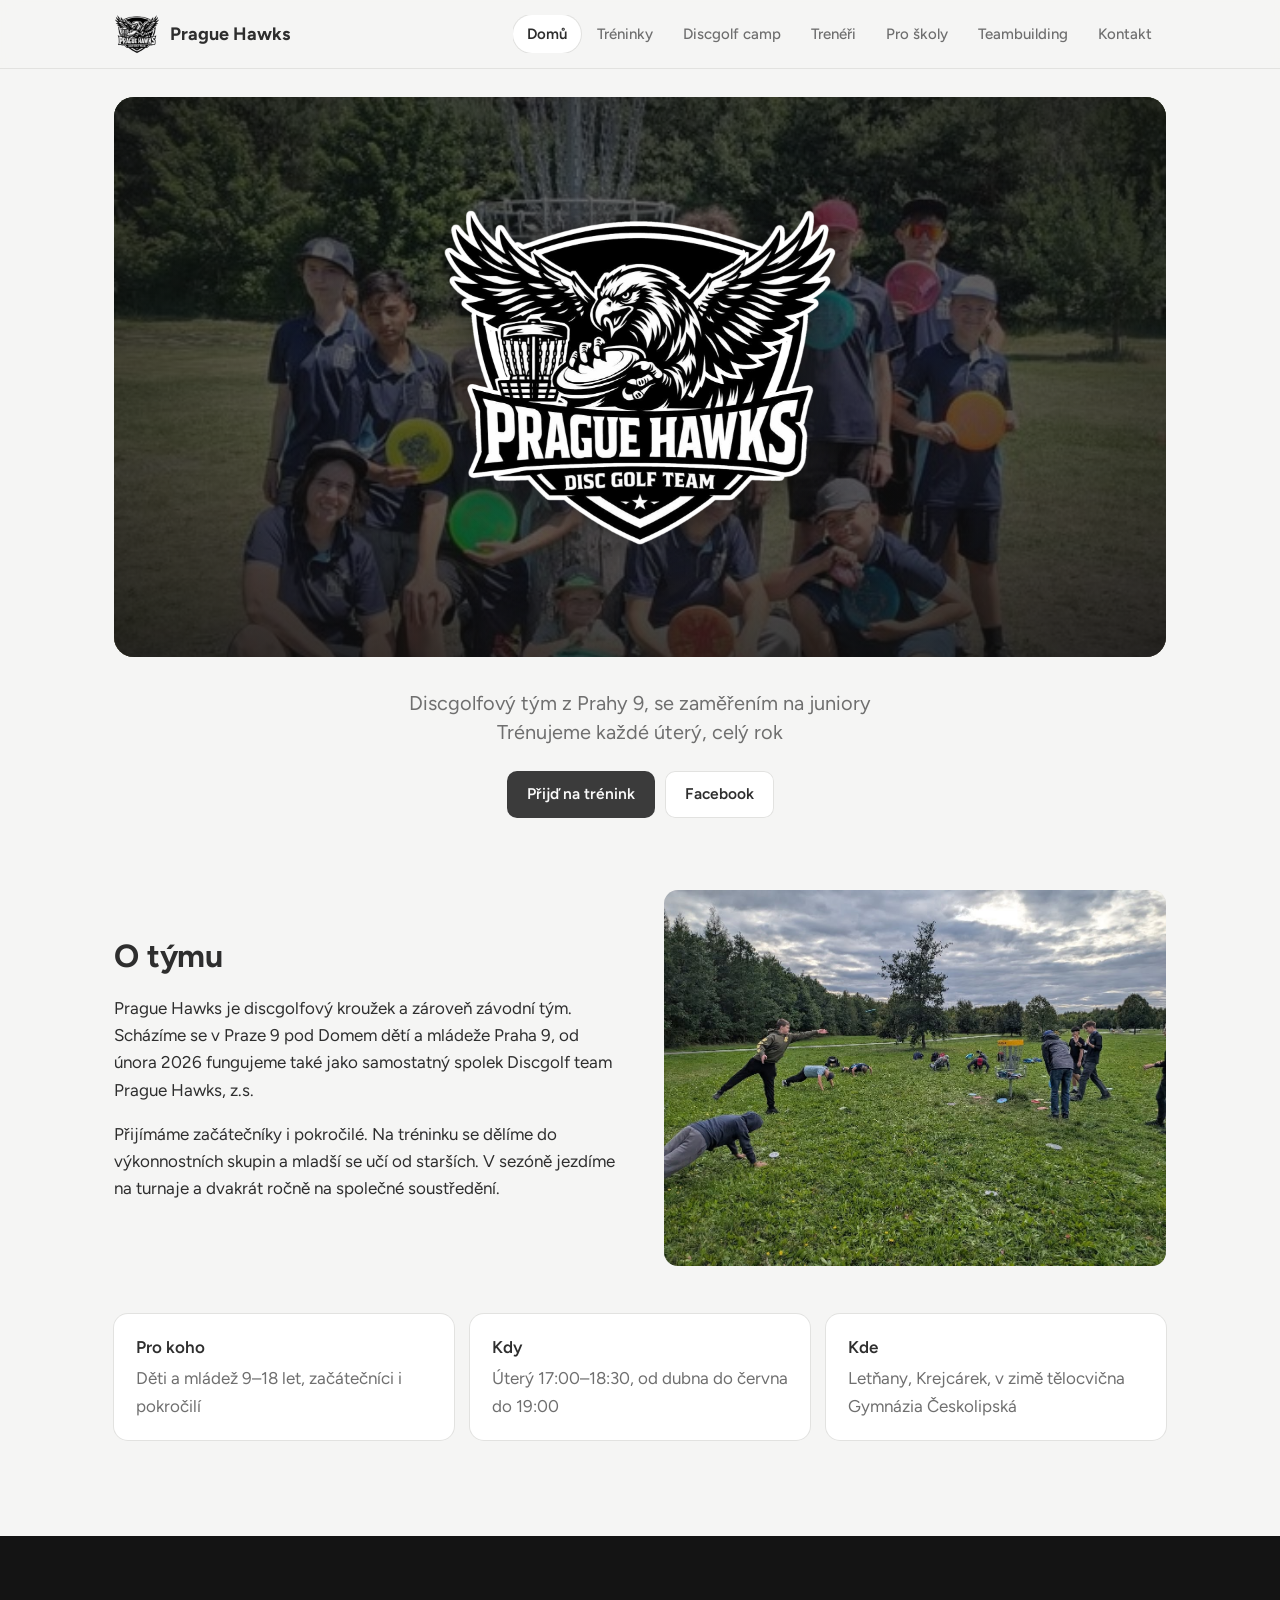
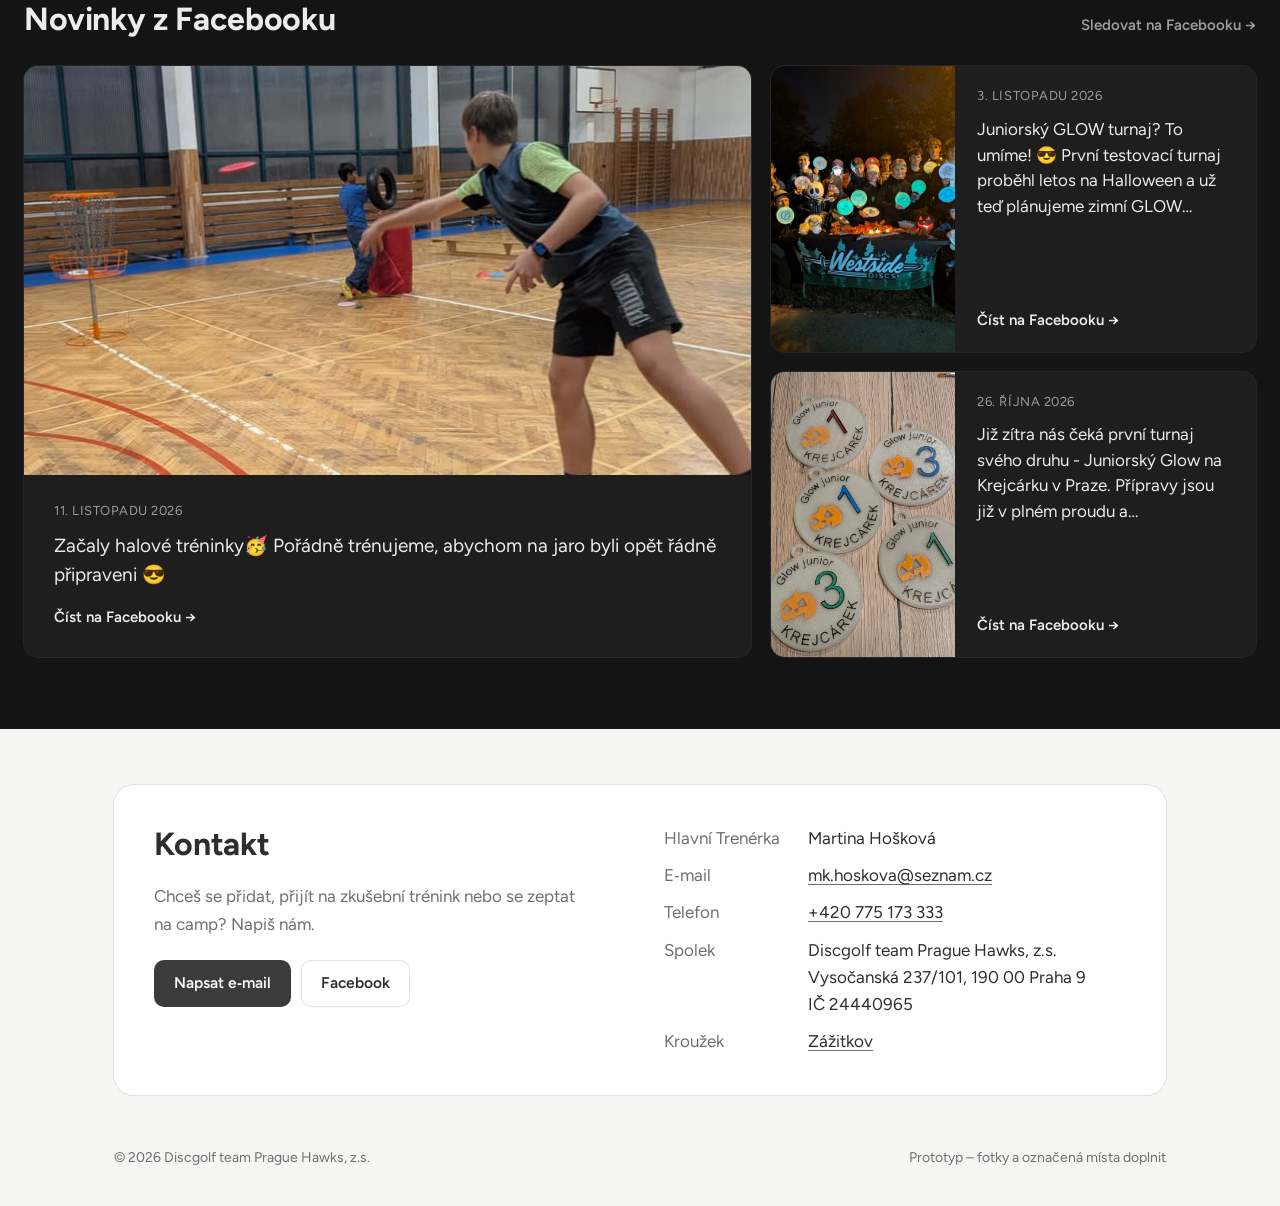
<file: index.html>
<!DOCTYPE html>
<html lang="cs">
<head>
<meta charset="utf-8">
<meta name="viewport" content="width=device-width, initial-scale=1, viewport-fit=cover">
<title>Prague Hawks – discgolfový tým</title>

<link rel="preconnect" href="https://fonts.googleapis.com">
<link rel="preconnect" href="https://fonts.gstatic.com" crossorigin>
<link href="https://fonts.googleapis.com/css2?family=Figtree:wght@400;500;600;700&display=swap" rel="stylesheet">

<link rel="stylesheet" href="css/tokens.css">
<link rel="stylesheet" href="css/base.css">
<link rel="stylesheet" href="css/layout.css">
<link rel="stylesheet" href="css/components.css">
<link rel="stylesheet" href="css/sections.css">

<script src="js/news.js" defer></script>
</head>
<body>

<script src="js/layout.js" data-part="header"></script>

<main>
  <div class="hero wrap">
    <!-- Banner background: team-photo.jpg, set on .banner-bg in css/sections.css -->
    <div class="banner">
      <div class="banner-bg" role="img" aria-label="Tým Prague Hawks u koše"> </div>
      <h1><img class="hero-logo" src="images/logo-transparent-background.webp" alt="Prague Hawks – Disc Golf Team" width="1200" height="1029" fetchpriority="high"></h1>
    </div>
    <p class="lead">Discgolfový tým z Prahy 9, se zaměřením na juniory<br> Trénujeme každé úterý, celý rok</p>
    <div class="btns">
      <a class="btn solid" href="treninky.html">Přijď na trénink</a>
      <a class="btn" href="https://www.facebook.com/praguehawks" target="_blank" rel="noopener">Facebook</a>
    </div>
  </div>

  <div class="wrap block">
    <div class="split">
      <div class="measure">
        <h2>O týmu</h2>
        <p>Prague Hawks je discgolfový kroužek a zároveň závodní tým. Scházíme se v Praze 9 pod Domem dětí a mládeže Praha 9, od února 2026 fungujeme také jako samostatný spolek Discgolf team Prague Hawks, z.s.</p>
        <p>Přijímáme začátečníky i pokročilé. Na tréninku se dělíme do výkonnostních skupin a mladší se učí od starších. V sezóně jezdíme na turnaje a dvakrát ročně na společné soustředění.</p>
      </div>
      <figure class="ph"><img src="images/Fotky_trnink/putty-a-kilky-0-5.jpg" alt="Trénink – rozcvička a hra u koše"></figure>
    </div>
    <dl class="facts">
      <div><dt>Pro koho</dt><dd>Děti a mládež 9–18 let, začátečníci i pokročilí</dd></div>
      <div><dt>Kdy</dt><dd>Úterý 17:00–18:30, od dubna do června do 19:00</dd></div>
      <div><dt>Kde</dt><dd>Letňany, Krejcárek, v zimě tělocvična Gymnázia Českolipská</dd></div>
    </dl>
  </div>

  <div class="news-band" id="aktuality">
    <div class="wrap wide">
      <div class="news-head">
        <h2>Novinky z Facebooku</h2>
        <a class="news-follow" href="https://www.facebook.com/praguehawks" target="_blank" rel="noopener">Sledovat na Facebooku →</a>
      </div>
      <!-- Filled by js/news.js -->
      <div class="news" id="news" aria-live="polite"></div>
    </div>
  </div>
</main>

<section id="kontakt" aria-label="Kontakt">
  <div class="wrap">
    <div class="split panel">
      <div>
        <h2>Kontakt</h2>
        <p class="muted intro">Chceš se přidat, přijít na zkušební trénink nebo se zeptat na camp? Napiš nám.</p>
        <div class="btns">
          <a class="btn solid" href="mailto:martina.hoskova@ddmpraha9.cz">Napsat e‑mail</a>
          <a class="btn" href="https://www.facebook.com/praguehawks" target="_blank" rel="noopener">Facebook</a>
        </div>
      </div>
      <dl>
        <dt>Hlavní Trenérka</dt><dd>Martina Hošková</dd>
        <dt>E‑mail</dt><dd><a href="mailto:">mk.hoskova@seznam.cz</a></dd>
        <dt>Telefon</dt><dd><a href="tel:+420775173333">+420 775 173 333</a></dd>
        <dt>Spolek</dt><dd>Discgolf team Prague Hawks, z.s.<br>Vysočanská 237/101, 190 00 Praha 9<br>IČ 24440965</dd>
        <dt>Kroužek</dt><dd><a href="https://www.zazitkov.eu/krouzky/" target="_blank" rel="noopener">Zážitkov</a></dd>
      </dl>
    </div>
  </div>
</section>

<script src="js/layout.js" data-part="footer"></script>

</body>
</html>
</file>
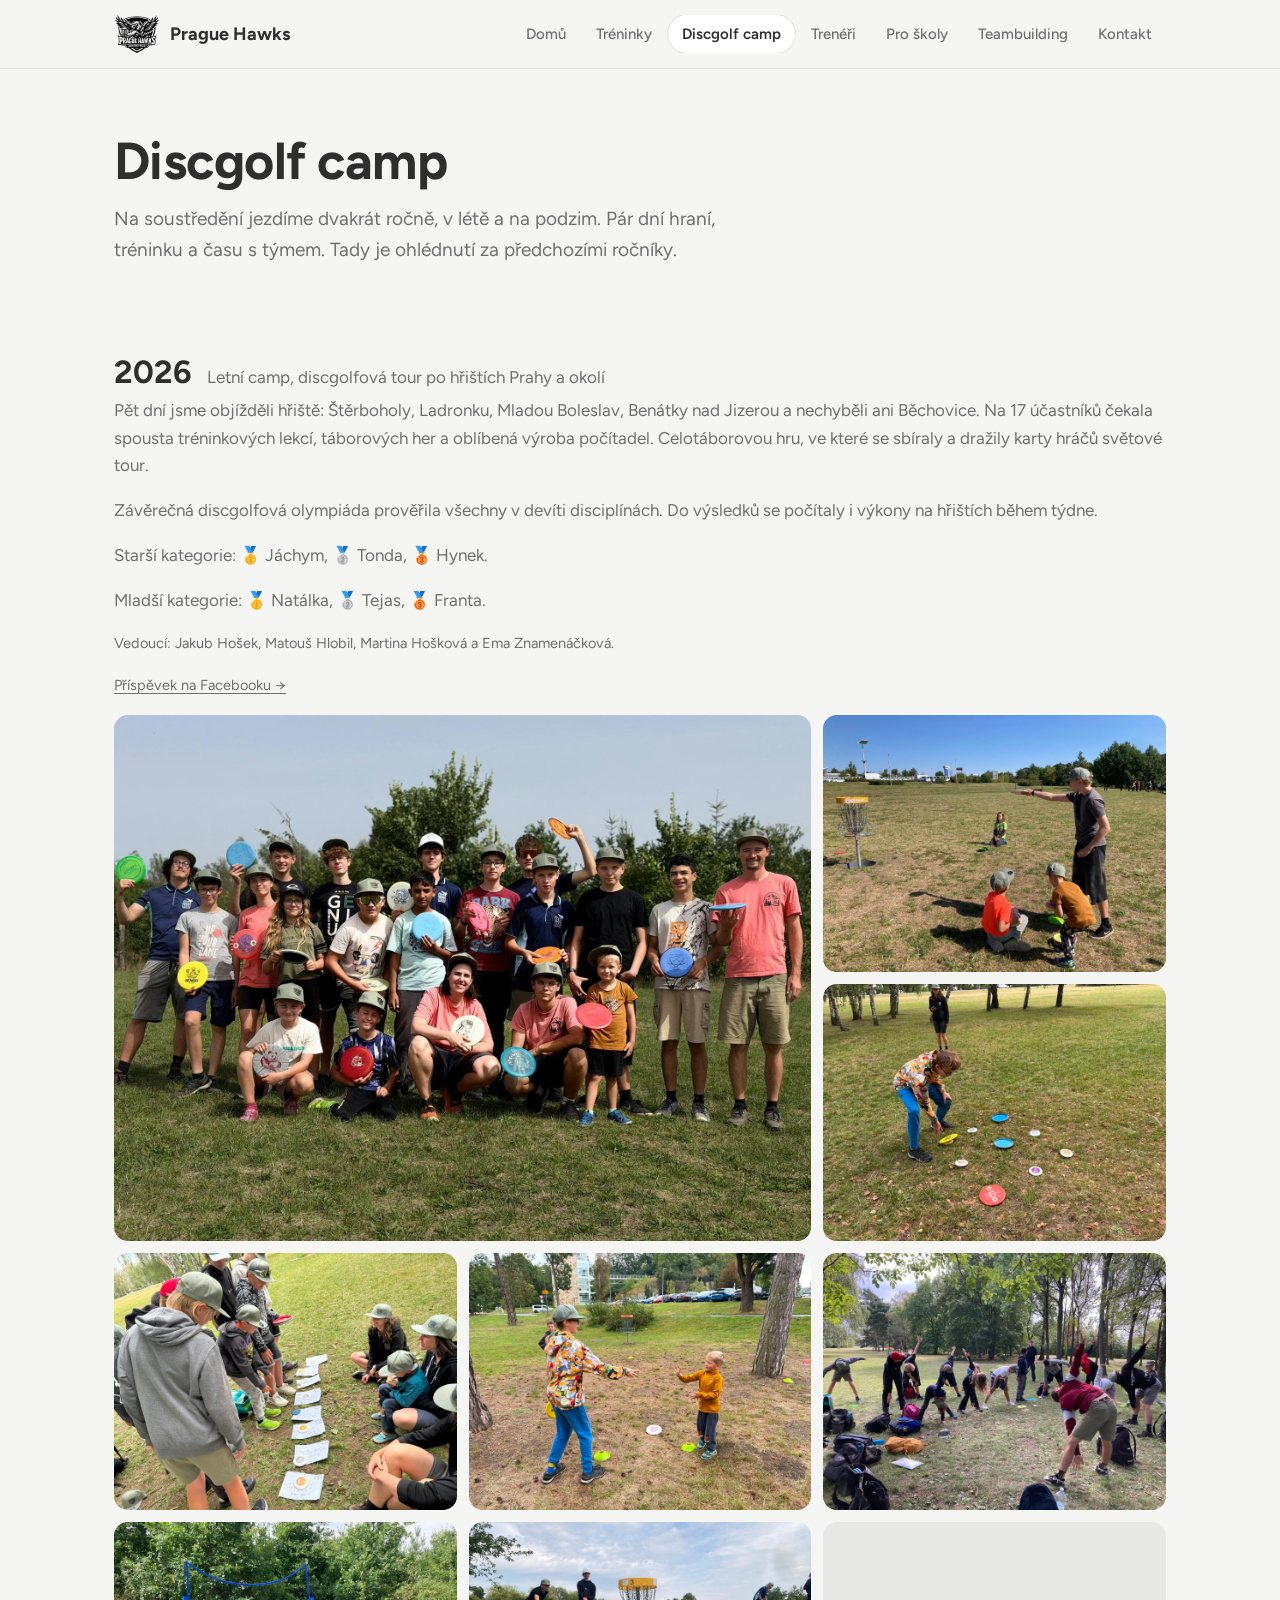
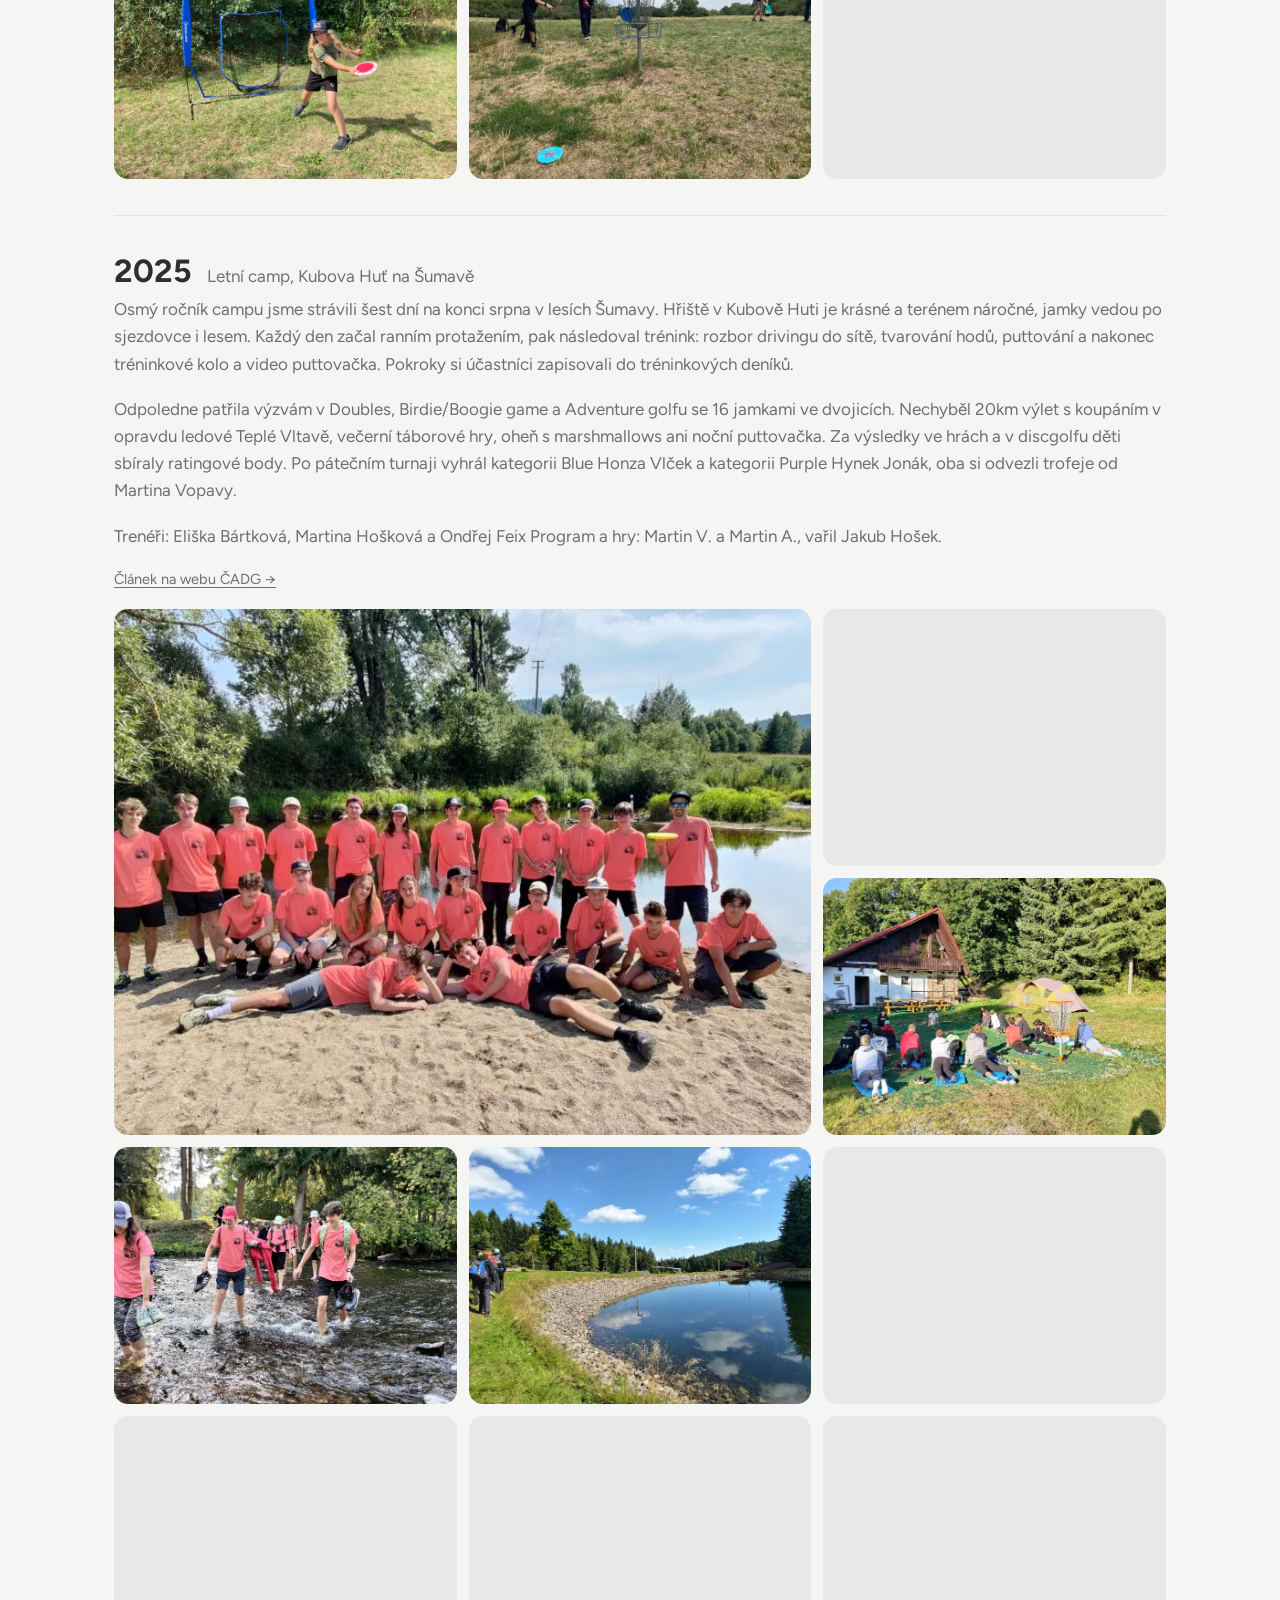
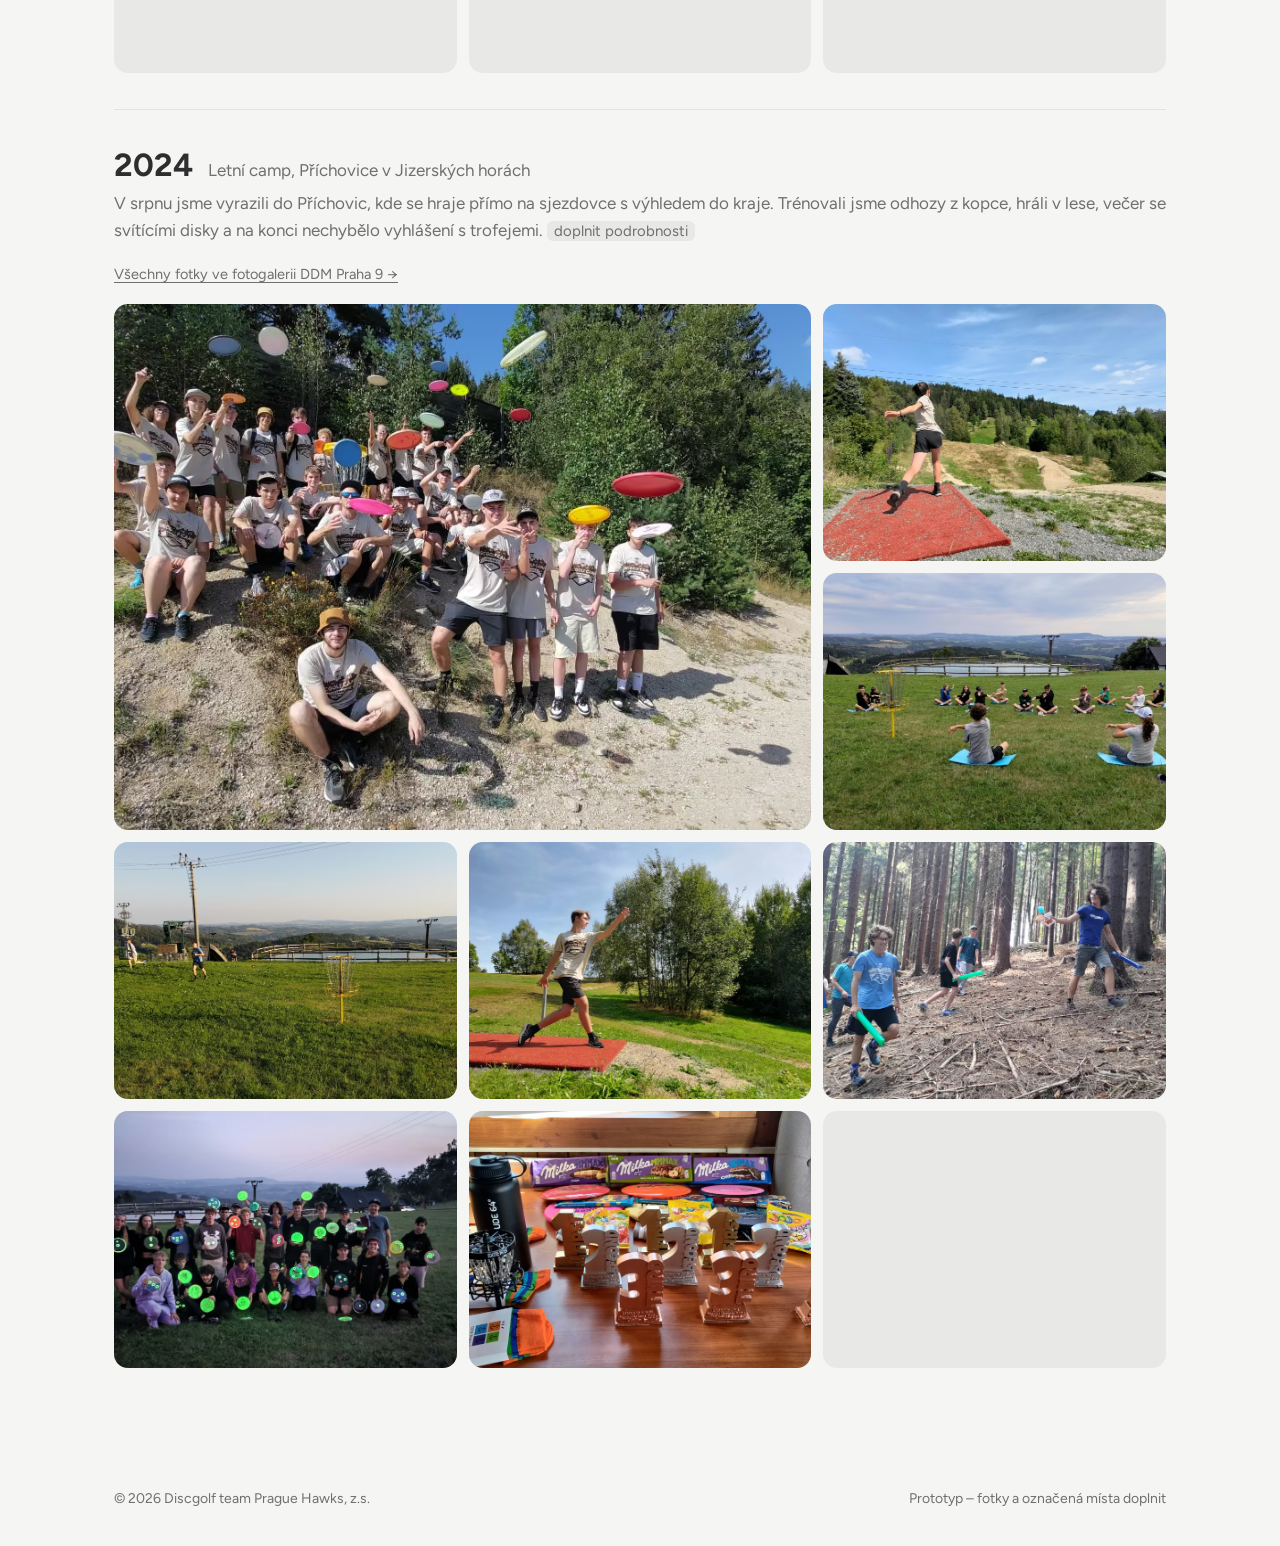
<file: camp.html>
<!DOCTYPE html>
<html lang="cs">
<head>
<meta charset="utf-8">
<meta name="viewport" content="width=device-width, initial-scale=1, viewport-fit=cover">
<title>Discgolf camp – Prague Hawks</title>

<link rel="preconnect" href="https://fonts.googleapis.com">
<link rel="preconnect" href="https://fonts.gstatic.com" crossorigin>
<link href="https://fonts.googleapis.com/css2?family=Figtree:wght@400;500;600;700&display=swap" rel="stylesheet">

<link rel="stylesheet" href="css/tokens.css">
<link rel="stylesheet" href="css/base.css">
<link rel="stylesheet" href="css/layout.css">
<link rel="stylesheet" href="css/components.css">
<link rel="stylesheet" href="css/sections.css">
</head>
<body>

<script src="js/layout.js" data-part="header"></script>

<main>
  <div class="wrap page-head">
    <h1>Discgolf camp</h1>
    <p>Na soustředění jezdíme dvakrát ročně, v létě a na podzim. Pár dní hraní, tréninku a času s týmem. Tady je ohlédnutí za předchozími ročníky.</p>
  </div>

  <div class="wrap block">
    <div class="year">
      <div class="year-head"><h2>2026</h2><span class="muted">Letní camp, discgolfová tour po hřištích Prahy a okolí</span></div>
      <p class="muted">Pět dní jsme objížděli hřiště: Štěrboholy, Ladronku, Mladou Boleslav, Benátky nad Jizerou a nechyběli ani Běchovice. Na 17 účastníků čekala spousta tréninkových lekcí, táborových her a oblíbená výroba počítadel. Celotáborovou hru, ve které se sbíraly a dražily karty hráčů světové tour.</p>
      <p class="muted">Závěrečná discgolfová olympiáda prověřila všechny v devíti disciplínách. Do výsledků se počítaly i výkony na hřištích během týdne. </p>
      <p class="muted">Starší kategorie: 🥇 Jáchym, 🥈 Tonda, 🥉 Hynek. </p>
      <p class="muted">Mladší kategorie: 🥇 Natálka, 🥈 Tejas, 🥉 Franta.</p>
      <p class="muted small">Vedoucí: Jakub Hošek, Matouš Hlobil, Martina Hošková a Ema Znamenáčková.</p>
      <p class="muted small"><a href="https://www.facebook.com/praguehawks/posts/pr%C3%A1v%C4%9B-skon%C4%8Dil-leto%C5%A1n%C3%AD-discgolfcampp%C4%9Bt-dn%C3%AD-kdy-jsme-v-r%C3%A1mci-leto%C5%A1n%C3%AD-disgolfov%C3%A9-to/122127250376870700/" target="_blank" rel="noopener">Příspěvek na Facebooku →</a></p>
      <div class="gallery">
        <figure class="ph span2"><picture><source srcset="images/Fotky_camp_2026/spolecne-foto.avif" type="image/avif"><img src="images/Fotky_camp_2026/spolecne-foto.jpg" alt="Společné foto účastníků campu 2026 s disky" loading="lazy" decoding="async"></picture></figure>
        <figure class="ph"><picture><source srcset="images/Fotky_camp_2026/vyklad-u-kose.avif" type="image/avif"><img src="images/Fotky_camp_2026/vyklad-u-kose.jpg" alt="Trenér vysvětluje dětem hod u koše" loading="lazy" decoding="async"></picture></figure>
        <figure class="ph"><picture><source srcset="images/Fotky_camp_2026/disky-na-trave.avif" type="image/avif"><img src="images/Fotky_camp_2026/disky-na-trave.jpg" alt="Trénink – disky rozložené na trávě" loading="lazy" decoding="async"></picture></figure>
        <figure class="ph"><picture><source srcset="images/Fotky_camp_2026/tabor-hra.avif" type="image/avif"><img src="images/Fotky_camp_2026/tabor-hra.jpg" alt="Táborová hra s kartami na trávě" loading="lazy" decoding="async"></picture></figure>
        <figure class="ph"><picture><source srcset="images/Fotky_camp_2026/hazeni.avif" type="image/avif"><img src="images/Fotky_camp_2026/hazeni.jpg" alt="Házení disku na hřišti" loading="lazy" decoding="async"></picture></figure>
        <figure class="ph"><picture><source srcset="images/Fotky_camp_2026/rozcvicka.avif" type="image/avif"><img src="images/Fotky_camp_2026/rozcvicka.jpg" alt="Společná rozcvička v parku" loading="lazy" decoding="async"></picture></figure>
        <figure class="ph"><picture><source srcset="images/Fotky_camp_2026/hod-do-site.avif" type="image/avif"><img src="images/Fotky_camp_2026/hod-do-site.jpg" alt="Trénink hodu do sítě" loading="lazy" decoding="async"></picture></figure>
        <figure class="ph"><picture><source srcset="images/Fotky_camp_2026/putt-u-kose.avif" type="image/avif"><img src="images/Fotky_camp_2026/putt-u-kose.jpg" alt="Puttování u koše na hřišti" loading="lazy" decoding="async"></picture></figure>
        <figure class="ph"><picture><source srcset="images/Fotky_camp_2026/start-hry.avif" type="image/avif"><img src="images/Fotky_camp_2026/start-hry.jpg" alt="Start běžecké hry na hřišti" loading="lazy" decoding="async"></picture></figure>
      </div>
    </div>
    <div class="year">
      <div class="year-head"><h2>2025</h2><span class="muted">Letní camp, Kubova Huť na Šumavě</span></div>
      <p class="muted">Osmý ročník campu jsme strávili šest dní na konci srpna v lesích Šumavy. Hřiště v Kubově Huti je krásné a terénem náročné, jamky vedou po sjezdovce i lesem. Každý den začal ranním protažením, pak následoval trénink: rozbor drivingu do sítě, tvarování hodů, puttování a nakonec tréninkové kolo a video puttovačka. Pokroky si účastníci zapisovali do tréninkových deníků.</p>
      <p class="muted">Odpoledne patřila výzvám v Doubles, Birdie/Boogie game a Adventure golfu se 16 jamkami ve dvojicích. Nechyběl 20km výlet s koupáním v opravdu ledové Teplé Vltavě, večerní táborové hry, oheň s marshmallows ani noční puttovačka. Za výsledky ve hrách a v discgolfu děti sbíraly ratingové body. Po pátečním turnaji vyhrál kategorii Blue Honza Vlček a kategorii Purple Hynek Jonák, oba si odvezli trofeje od Martina Vopavy.</p>
      <p class="muted">Trenéři: Eliška Bártková, Martina Hošková a Ondřej Feix Program a hry: Martin V. a Martin A., vařil Jakub Hošek.</p>
      <p class="muted small"><a href="https://ceskydiscgolf.cz/cadg/clanky/discgolfcamp-kubova-hut" target="_blank" rel="noopener">Článek na webu ČADG →</a></p>
      <div class="gallery">
        <figure class="ph span2"><img src="images/Fotky_camp_2025/spolecne-foto-u-reky.webp" alt="Společné foto účastníků campu 2025 u řeky" loading="lazy" decoding="async"></figure>
        <figure class="ph"><img src="images/Fotky_camp_2025/hod-v-lese.webp" alt="Hod na koš v lese v Kubově Huti" loading="lazy" decoding="async"></figure>
        <figure class="ph"><img src="images/Fotky_camp_2025/ranni-protazeni.webp" alt="Ranní protažení před chalupou" loading="lazy" decoding="async"></figure>
        <figure class="ph"><img src="images/Fotky_camp_2025/brodeni-tepla-vltava.webp" alt="Brodění Teplou Vltavou na výletě" loading="lazy" decoding="async"></figure>
        <figure class="ph"><img src="images/Fotky_camp_2025/vylet.webp" alt="Výlet kolem rybníka na Šumavě" loading="lazy" decoding="async"></figure>
        <figure class="ph"><img src="images/Fotky_camp_2025/discgolfova-vyzva.webp" alt="Discgolfová výzva na hřišti" loading="lazy" decoding="async"></figure>
        <figure class="ph"><img src="images/Fotky_camp_2025/vecerni-hra.webp" alt="Večerní táborová hra – hledání indicií" loading="lazy" decoding="async"></figure>
        <figure class="ph"><img src="images/Fotky_camp_2025/trofeje-a-privesky.webp" alt="Trofeje a přívěsky z campu 2025" loading="lazy" decoding="async"></figure>
        <figure class="ph"><img src="images/Fotky_camp_2025/vitezove.webp" alt="Vítězové campu 2025 s trofejemi" loading="lazy" decoding="async"></figure>
      </div>
    </div>
    <div class="year">
      <div class="year-head"><h2>2024</h2><span class="muted">Letní camp, Příchovice v Jizerských horách</span></div>
      <p class="muted">V srpnu jsme vyrazili do Příchovic, kde se hraje přímo na sjezdovce s výhledem do kraje. Trénovali jsme odhozy z kopce, hráli v lese, večer se svítícími disky a na konci nechybělo vyhlášení s trofejemi. <span class="todo">doplnit podrobnosti</span></p>
      <p class="muted small"><a href="https://www.ddmpraha9.cz/fotogalerie/234-lt-discgolfcamp" target="_blank" rel="noopener">Všechny fotky ve fotogalerii DDM Praha 9 →</a></p>
      <div class="gallery">
        <figure class="ph span2"><picture><source srcset="images/Fotky_camp_2024/spolecne-foto.avif" type="image/avif"><img src="images/Fotky_camp_2024/spolecne-foto.jpg" alt="Společné foto účastníků campu 2024 s vyhozenými disky" loading="lazy" decoding="async"></picture></figure>
        <figure class="ph"><picture><source srcset="images/Fotky_camp_2024/odhoz-s-vyhledem.avif" type="image/avif"><img src="images/Fotky_camp_2024/odhoz-s-vyhledem.jpg" alt="Odhoz z výhoziště s výhledem na Jizerské hory" loading="lazy" decoding="async"></picture></figure>
        <figure class="ph"><picture><source srcset="images/Fotky_camp_2024/ranni-protazeni.avif" type="image/avif"><img src="images/Fotky_camp_2024/ranni-protazeni.jpg" alt="Ranní protažení na sjezdovce u koše" loading="lazy" decoding="async"></picture></figure>
        <figure class="ph"><picture><source srcset="images/Fotky_camp_2024/hriste-na-sjezdovce.avif" type="image/avif"><img src="images/Fotky_camp_2024/hriste-na-sjezdovce.jpg" alt="Discgolfové hřiště na sjezdovce v Příchovicích" loading="lazy" decoding="async"></picture></figure>
        <figure class="ph"><picture><source srcset="images/Fotky_camp_2024/odhoz.avif" type="image/avif"><img src="images/Fotky_camp_2024/odhoz.jpg" alt="Odhoz z výhoziště" loading="lazy" decoding="async"></picture></figure>
        <figure class="ph"><picture><source srcset="images/Fotky_camp_2024/hra-v-lese.avif" type="image/avif"><img src="images/Fotky_camp_2024/hra-v-lese.jpg" alt="Táborová hra v lese" loading="lazy" decoding="async"></picture></figure>
        <figure class="ph"><picture><source srcset="images/Fotky_camp_2024/svitici-disky.avif" type="image/avif"><img src="images/Fotky_camp_2024/svitici-disky.jpg" alt="Večerní společné foto se svítícími disky" loading="lazy" decoding="async"></picture></figure>
        <figure class="ph"><picture><source srcset="images/Fotky_camp_2024/trofeje.avif" type="image/avif"><img src="images/Fotky_camp_2024/trofeje.jpg" alt="Trofeje a ceny pro vítěze" loading="lazy" decoding="async"></picture></figure>
        <figure class="ph"><picture><source srcset="images/Fotky_camp_2024/vitezove.avif" type="image/avif"><img src="images/Fotky_camp_2024/vitezove.jpg" alt="Vítězové campu 2024 s trofejemi" loading="lazy" decoding="async"></picture></figure>
      </div>
    </div>
  </div>
</main>

<script src="js/layout.js" data-part="footer"></script>

</body>
</html>
</file>
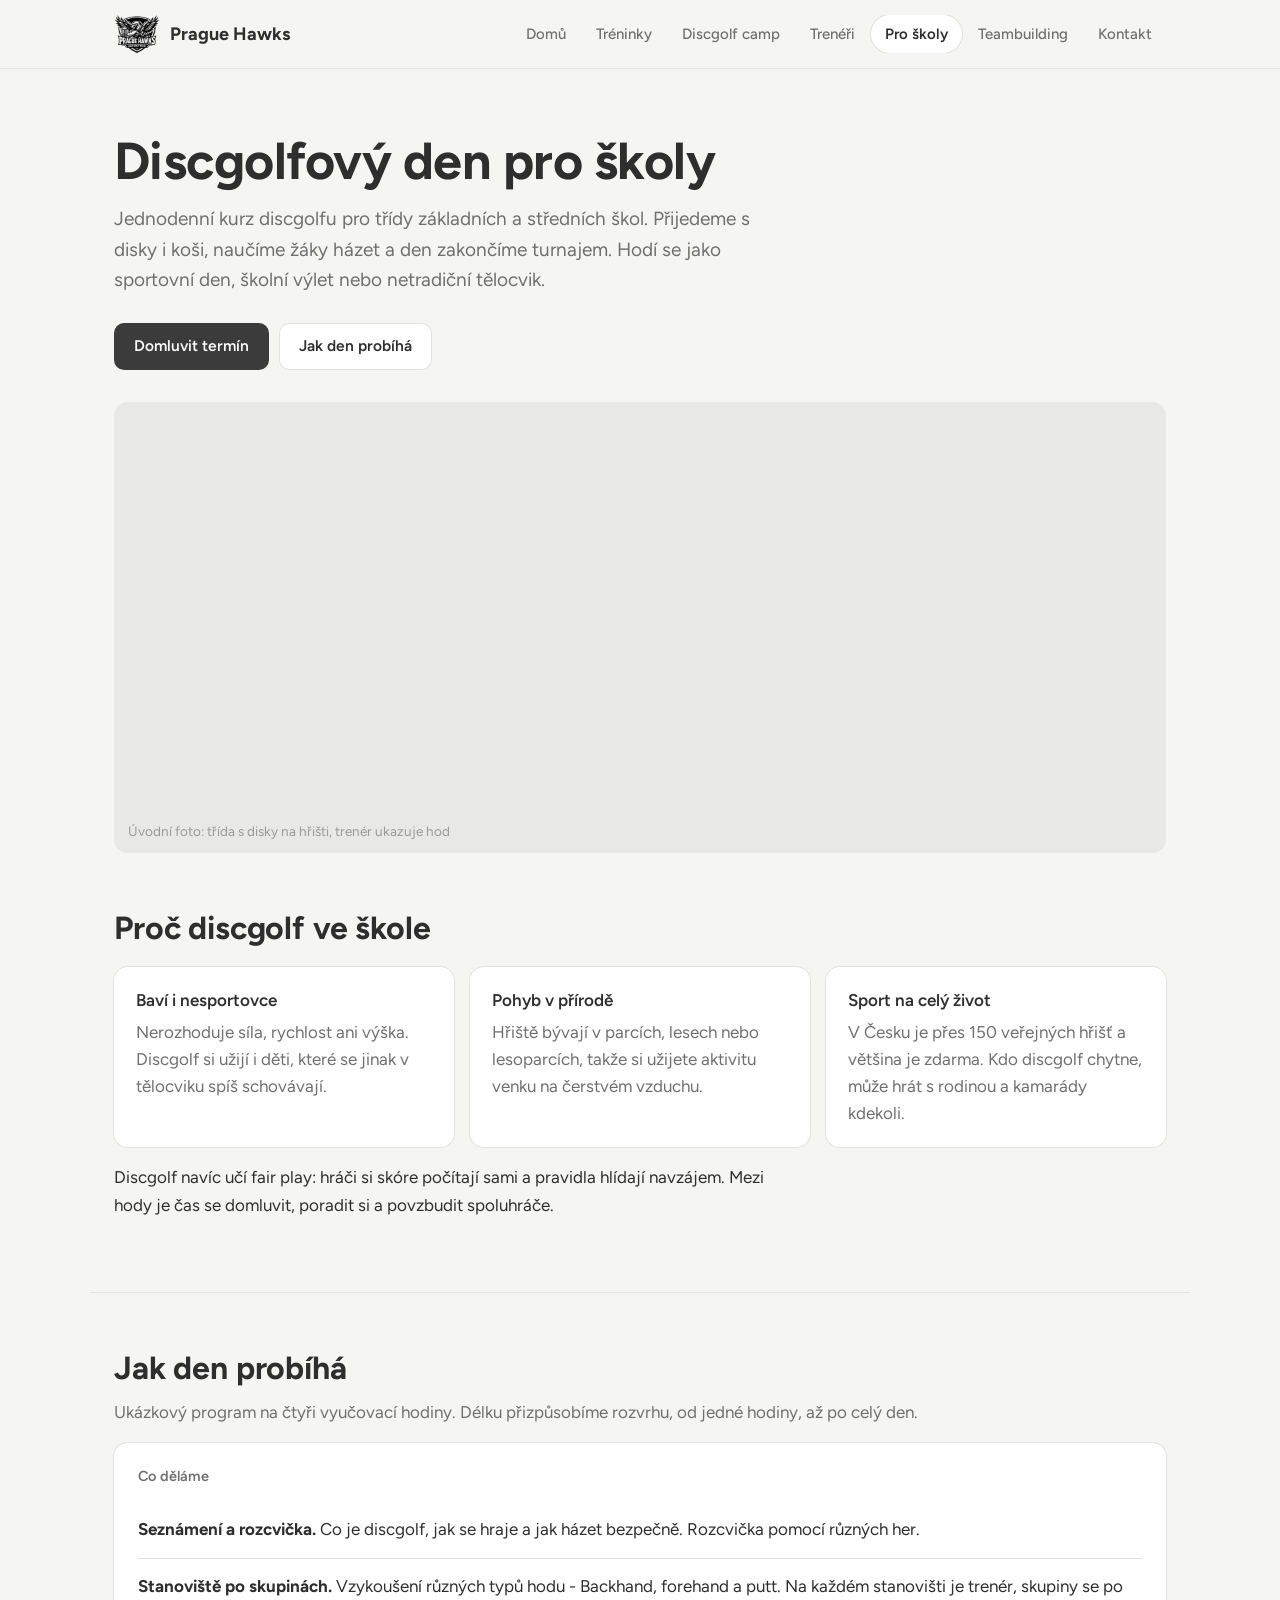
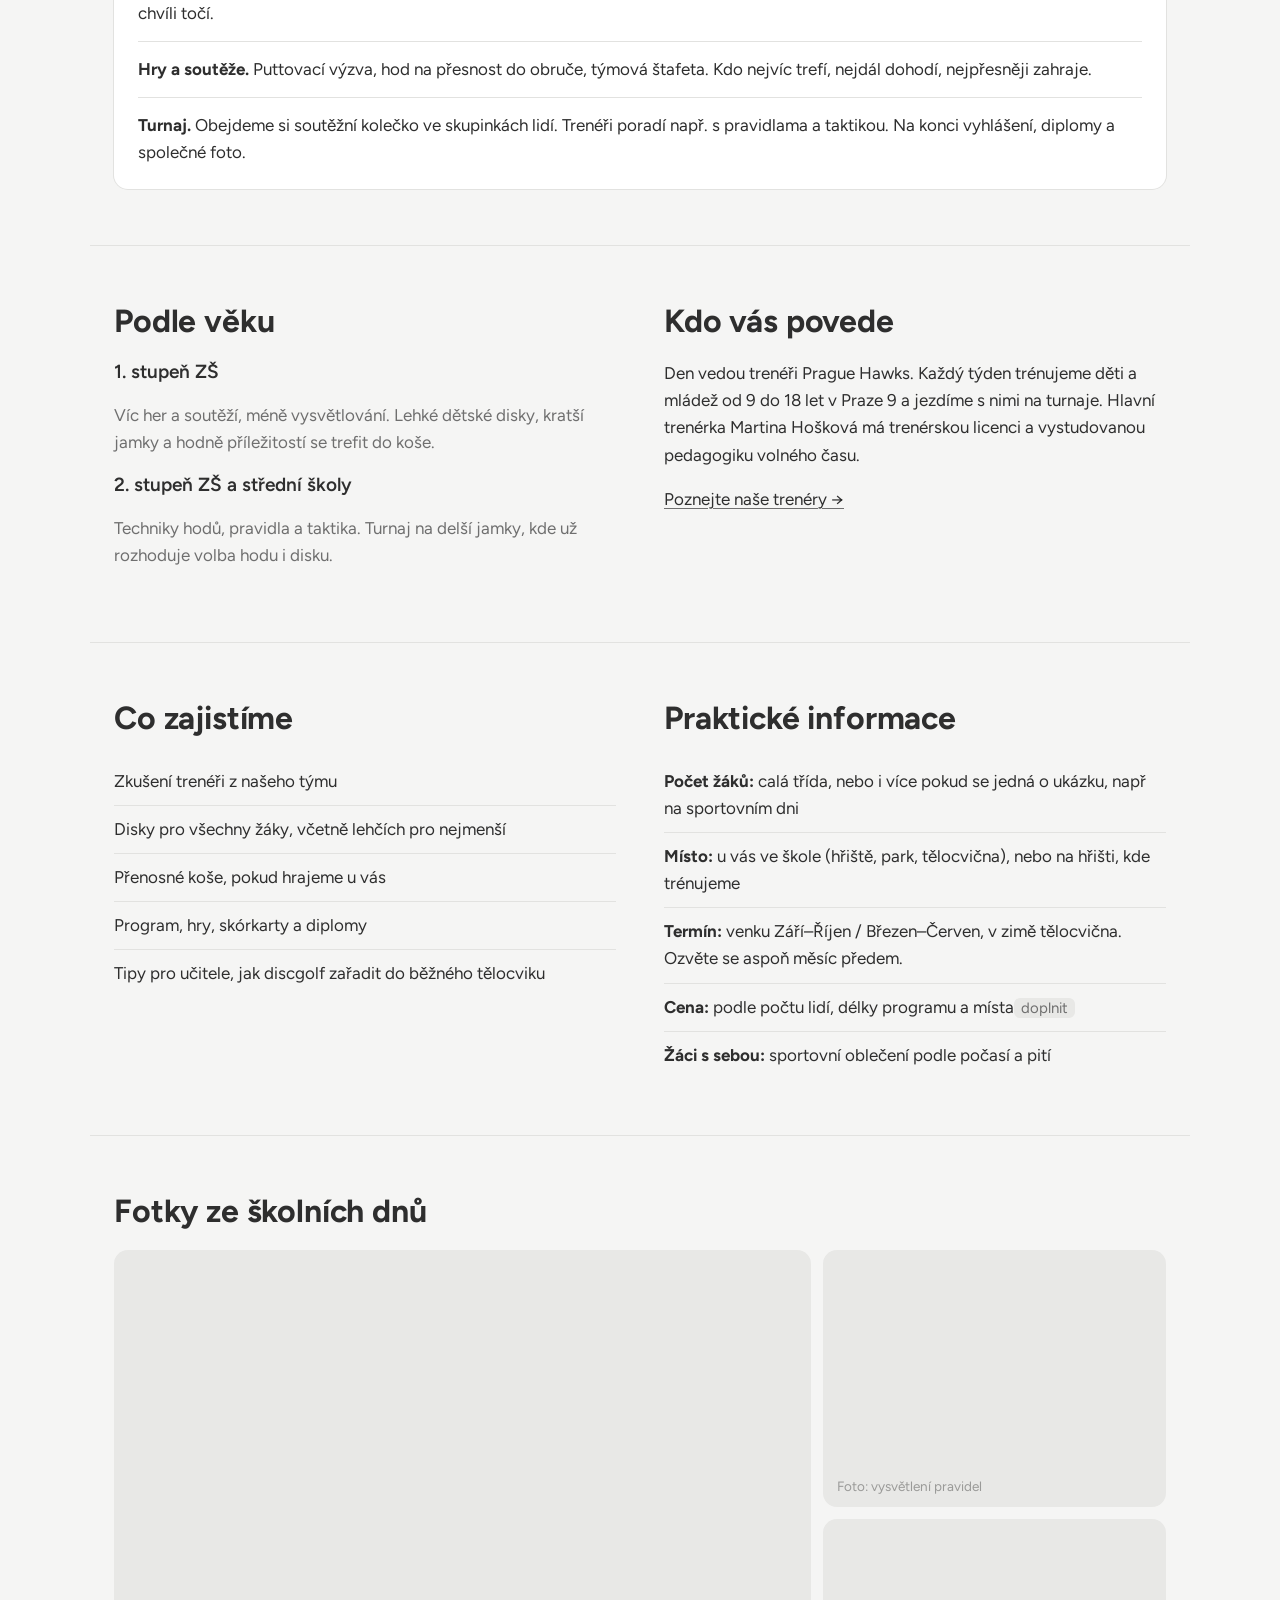
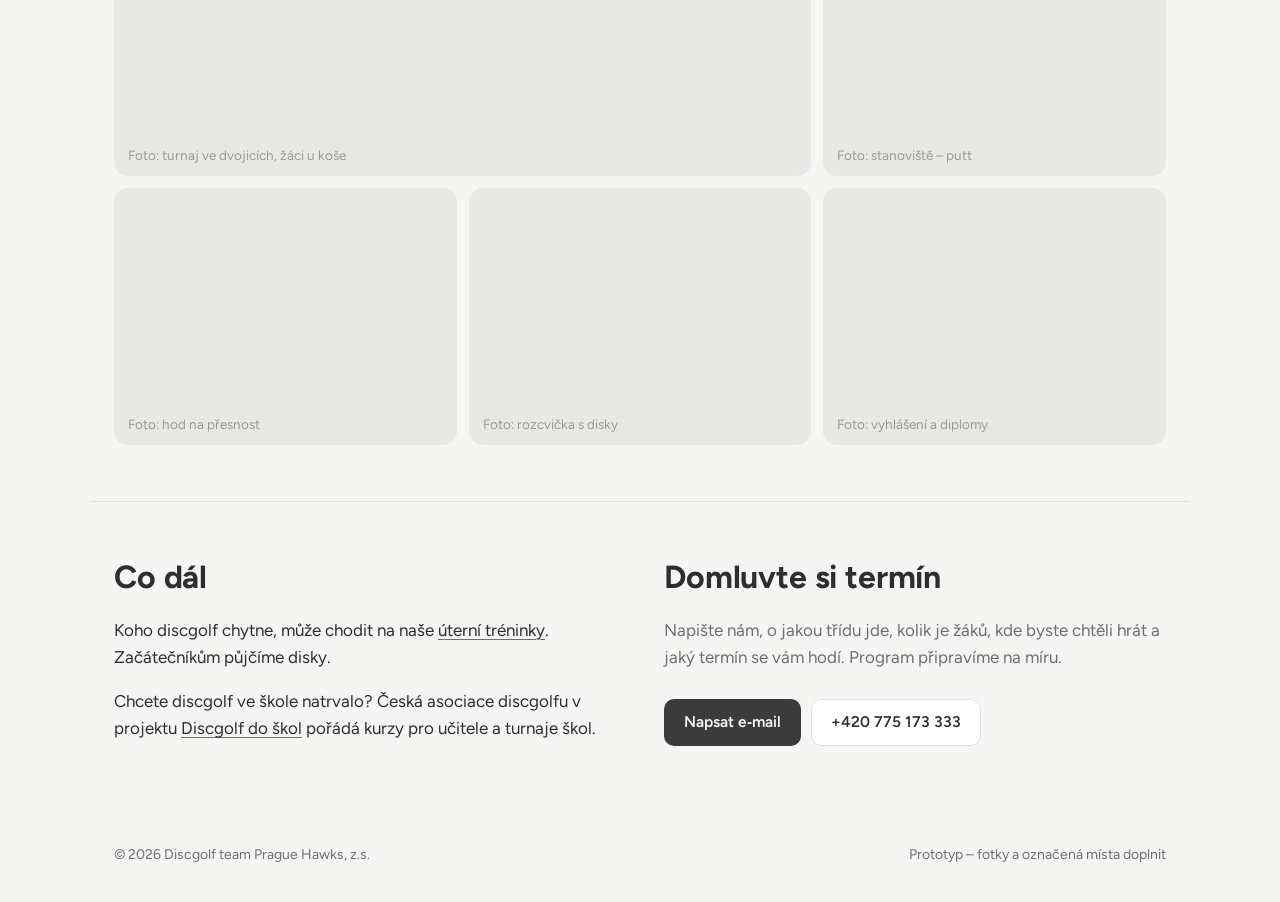
<file: skoly.html>
<!DOCTYPE html>
<html lang="cs">
<head>
<meta charset="utf-8">
<meta name="viewport" content="width=device-width, initial-scale=1, viewport-fit=cover">
<title>Discgolfový den pro školy – Prague Hawks</title>

<link rel="preconnect" href="https://fonts.googleapis.com">
<link rel="preconnect" href="https://fonts.gstatic.com" crossorigin>
<link href="https://fonts.googleapis.com/css2?family=Figtree:wght@400;500;600;700&display=swap" rel="stylesheet">

<link rel="stylesheet" href="css/tokens.css">
<link rel="stylesheet" href="css/base.css">
<link rel="stylesheet" href="css/layout.css">
<link rel="stylesheet" href="css/components.css">
<link rel="stylesheet" href="css/sections.css">
</head>
<body>

<script src="js/layout.js" data-part="header"></script>

<main>
  <div class="wrap page-head">
    <h1>Discgolfový den pro školy</h1>
    <p>Jednodenní kurz discgolfu pro třídy základních a středních škol. Přijedeme s disky i koši, naučíme žáky házet a den zakončíme turnajem. Hodí se jako sportovní den, školní výlet nebo netradiční tělocvik.</p>
    <div class="btns spaced">
      <a class="btn solid" href="mailto:martina.hoskova@ddmpraha9.cz?subject=Discgolfov%C3%BD%20den%20pro%20%C5%A1kolu">Domluvit termín</a>
      <a class="btn" href="#program">Jak den probíhá</a>
    </div>
  </div>

  <div class="wrap">
    <figure class="ph wide">Úvodní foto: třída s disky na hřišti, trenér ukazuje hod</figure>
  </div>

  <div class="wrap block">
    <h2>Proč discgolf ve škole</h2>
    <dl class="facts flush">
      <div><dt>Baví i nesportovce</dt><dd>Nerozhoduje síla, rychlost ani výška. Discgolf si užijí i děti, které se jinak v tělocviku spíš schovávají.</dd></div>
      <div><dt>Pohyb v přírodě</dt><dd>Hřiště bývají v parcích, lesech nebo lesoparcích, takže si užijete aktivitu venku na čerstvém vzduchu.</dd></div>
      <div><dt>Sport na celý život</dt><dd>V Česku je přes 150 veřejných hřišť a většina je zdarma. Kdo discgolf chytne, může hrát s rodinou a kamarády kdekoli.</dd></div>
    </dl>
    <p class="measure">Discgolf navíc učí fair play: hráči si skóre počítají sami a pravidla hlídají navzájem. Mezi hody je čas se domluvit, poradit si a povzbudit spoluhráče.</p>
  </div>

  <div class="wrap block" id="program">
    <h2>Jak den probíhá</h2>
    <p class="muted subtitle">Ukázkový program na čtyři vyučovací hodiny. Délku přizpůsobíme rozvrhu, od jedné hodiny, až po celý den.</p>
    <div class="card table-wrap">
      <table class="program">
        <thead><tr><th>Co děláme</th></tr></thead>
        <tbody>
          <tr><td><strong>Seznámení a rozcvička.</strong> Co je discgolf, jak se hraje a jak házet bezpečně. Rozcvička pomocí různých her.</td></tr>
          <tr><td><strong>Stanoviště po skupinách.</strong> Vzykoušení různých typů hodu - Backhand, forehand a putt. Na každém stanovišti je trenér, skupiny se po chvíli točí.</td></tr>
          <tr><td><strong>Hry a soutěže.</strong> Puttovací výzva, hod na přesnost do obruče, týmová štafeta. Kdo nejvíc trefí, nejdál dohodí, nejpřesněji zahraje.</td></tr>
          <tr><td><strong>Turnaj.</strong> Obejdeme si soutěžní kolečko ve skupinkách lidí. Trenéři poradí např. s pravidlama a taktikou. Na konci vyhlášení, diplomy a společné foto.</td></tr>
        </tbody>
      </table>
    </div>
  </div>

  <div class="wrap block">
    <div class="split top">
      <div>
        <h2>Podle věku</h2>
        <h3>1. stupeň ZŠ</h3>
        <p class="muted">Víc her a soutěží, méně vysvětlování. Lehké dětské disky, kratší jamky a hodně příležitostí se trefit do koše.</p>
        <h3>2. stupeň ZŠ a střední školy</h3>
        <p class="muted">Techniky hodů, pravidla a taktika. Turnaj na delší jamky, kde už rozhoduje volba hodu i disku.</p>
      </div>
      <div>
        <h2>Kdo vás povede</h2>
        <p>Den vedou trenéři Prague Hawks. Každý týden trénujeme děti a mládež od 9 do 18 let v Praze 9 a jezdíme s nimi na turnaje. Hlavní trenérka Martina Hošková má trenérskou licenci a vystudovanou pedagogiku volného času.</p>
        <p><a href="treneri.html">Poznejte naše trenéry →</a></p>
      </div>
    </div>
  </div>

  <div class="wrap block">
    <div class="split top">
      <div>
        <h2>Co zajistíme</h2>
        <ul class="plain">
          <li>Zkušení trenéři z našeho týmu</li>
          <li>Disky pro všechny žáky, včetně lehčích pro nejmenší</li>
          <li>Přenosné koše, pokud hrajeme u vás</li>
          <li>Program, hry, skórkarty a diplomy</li>
          <li>Tipy pro učitele, jak discgolf zařadit do běžného tělocviku</li>
        </ul>
      </div>
      <div>
        <h2>Praktické informace</h2>
        <ul class="plain">
          <li><strong>Počet žáků:</strong> calá třída, nebo i více pokud se jedná o ukázku, např na sportovním dni</li>
          <li><strong>Místo:</strong> u vás ve škole (hřiště, park, tělocvična), nebo na hřišti, kde trénujeme</li>
          <li><strong>Termín:</strong> venku Září–Říjen / Březen–Červen, v zimě tělocvična. Ozvěte se aspoň měsíc předem.</li>
          <li><strong>Cena:</strong> podle počtu lidí, délky programu a místa<span class="todo">doplnit</span></li>
          <li><strong>Žáci s sebou:</strong> sportovní oblečení podle počasí a pití</li>
        </ul>
      </div>
    </div>
  </div>

  <div class="wrap block">
    <h2>Fotky ze školních dnů</h2>
    <div class="gallery">
      <figure class="ph span2">Foto: turnaj ve dvojicích, žáci u koše</figure>
      <figure class="ph">Foto: vysvětlení pravidel</figure>
      <figure class="ph">Foto: stanoviště – putt</figure>
      <figure class="ph">Foto: hod na přesnost</figure>
      <figure class="ph">Foto: rozcvička s disky</figure>
      <figure class="ph">Foto: vyhlášení a diplomy</figure>
    </div>
  </div>

  <div class="wrap block">
    <div class="split top">
      <div class="measure">
        <h2>Co dál</h2>
        <p>Koho discgolf chytne, může chodit na naše <a href="treninky.html">úterní tréninky</a>. Začátečníkům půjčíme disky.</p>
        <p>Chcete discgolf ve škole natrvalo? Česká asociace discgolfu v projektu <a href="https://ceskydiscgolf.cz/cadg/discgolf-do-skol" target="_blank" rel="noopener">Discgolf do škol</a> pořádá kurzy pro učitele a turnaje škol.</p>
      </div>
      <div>
        <h2>Domluvte si termín</h2>
        <p class="muted">Napište nám, o jakou třídu jde, kolik je žáků, kde byste chtěli hrát a jaký termín se vám hodí. Program připravíme na míru.</p>
        <div class="btns spaced">
          <a class="btn solid" href="mailto:martina.hoskova@ddmpraha9.cz?subject=Discgolfov%C3%BD%20den%20pro%20%C5%A1kolu">Napsat e‑mail</a>
          <a class="btn" href="tel:+420775173333">+420 775 173 333</a>
        </div>
      </div>
    </div>
  </div>
</main>

<script src="js/layout.js" data-part="footer"></script>

</body>
</html>
</file>
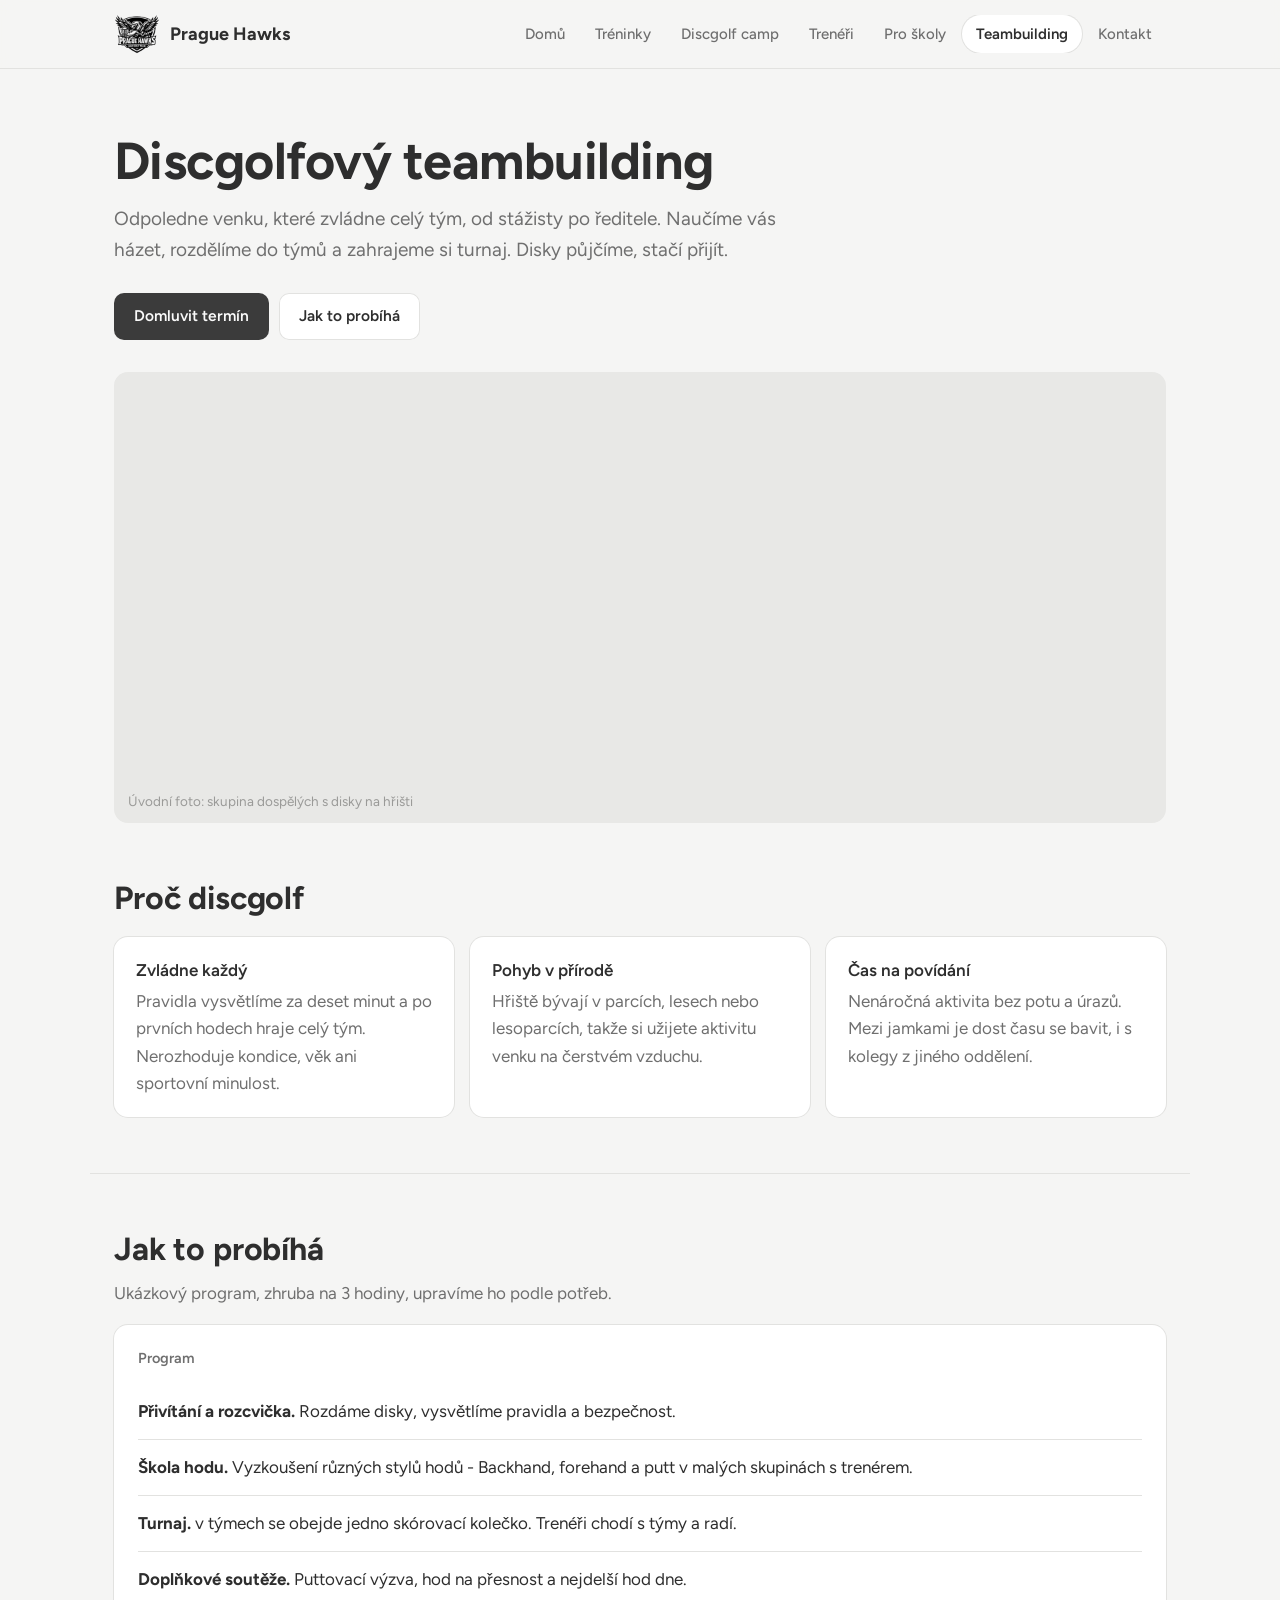
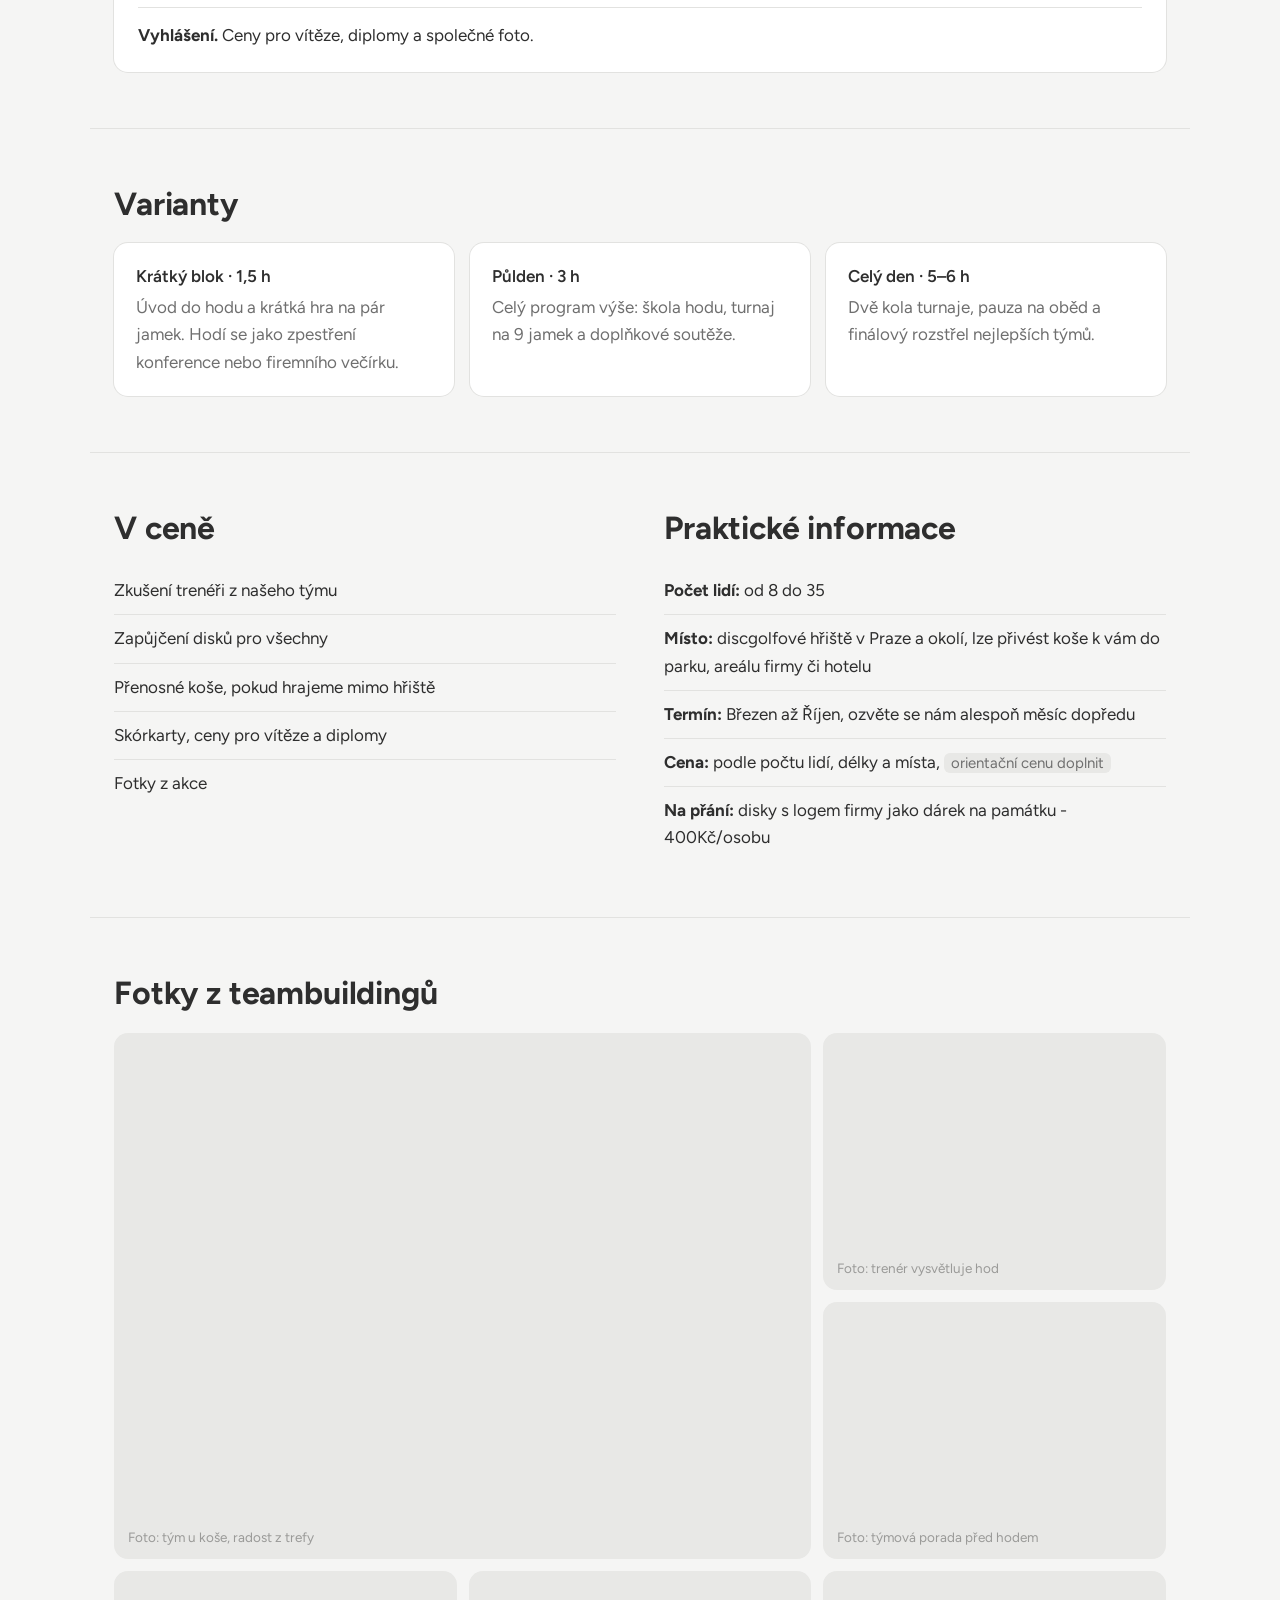
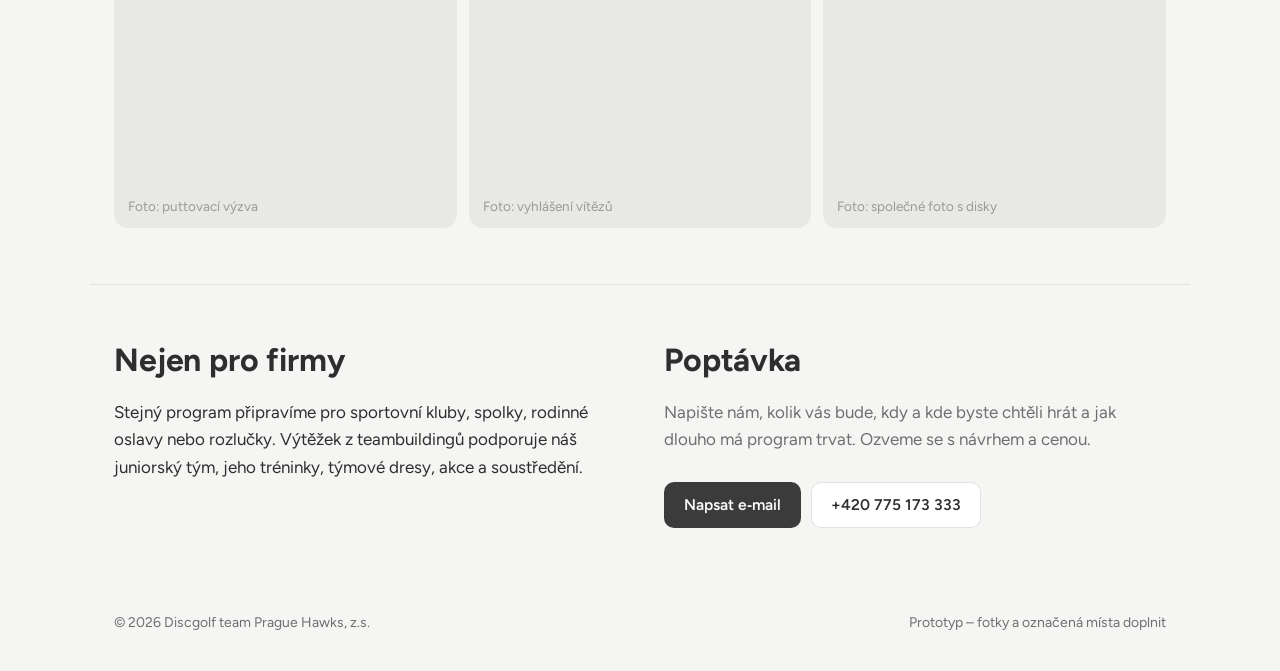
<file: teambuilding.html>
<!DOCTYPE html>
<html lang="cs">
<head>
<meta charset="utf-8">
<meta name="viewport" content="width=device-width, initial-scale=1, viewport-fit=cover">
<title>Discgolfový teambuilding – Prague Hawks</title>

<link rel="preconnect" href="https://fonts.googleapis.com">
<link rel="preconnect" href="https://fonts.gstatic.com" crossorigin>
<link href="https://fonts.googleapis.com/css2?family=Figtree:wght@400;500;600;700&display=swap" rel="stylesheet">

<link rel="stylesheet" href="css/tokens.css">
<link rel="stylesheet" href="css/base.css">
<link rel="stylesheet" href="css/layout.css">
<link rel="stylesheet" href="css/components.css">
<link rel="stylesheet" href="css/sections.css">
</head>
<body>

<script src="js/layout.js" data-part="header"></script>

<main>
  <div class="wrap page-head">
    <h1>Discgolfový teambuilding</h1>
    <p>Odpoledne venku, které zvládne celý tým, od stážisty po ředitele. Naučíme vás házet, rozdělíme do týmů a zahrajeme si turnaj. Disky půjčíme, stačí přijít.</p>
    <div class="btns spaced">
      <a class="btn solid" href="mailto:martina.hoskova@ddmpraha9.cz?subject=Teambuilding">Domluvit termín</a>
      <a class="btn" href="#program">Jak to probíhá</a>
    </div>
  </div>

  <div class="wrap">
    <figure class="ph wide">Úvodní foto: skupina dospělých s disky na hřišti</figure>
  </div>

  <div class="wrap block">
    <h2>Proč discgolf</h2>
    <dl class="facts flush">
      <div><dt>Zvládne každý</dt><dd>Pravidla vysvětlíme za deset minut a po prvních hodech hraje celý tým. Nerozhoduje kondice, věk ani sportovní minulost.</dd></div>
      <div><dt>Pohyb v přírodě</dt><dd>Hřiště bývají v parcích, lesech nebo lesoparcích, takže si užijete aktivitu venku na čerstvém vzduchu.</dd></div>
      <div><dt>Čas na povídání</dt><dd>Nenáročná aktivita bez potu a úrazů. Mezi jamkami je dost času se bavit, i s kolegy z jiného oddělení.</dd></div>
    </dl>
  </div>

  <div class="wrap block" id="program">
    <h2>Jak to probíhá</h2>
    <p class="muted subtitle">Ukázkový program, zhruba na 3 hodiny, upravíme ho podle potřeb.</p>
    <div class="card table-wrap">
      <table class="program">
        <thead><tr><th>Program</th></tr></thead>
        <tbody>
          <tr><td><strong>Přivítání a rozcvička.</strong> Rozdáme disky, vysvětlíme pravidla a bezpečnost.</td></tr>
          <tr><td><strong>Škola hodu.</strong> Vyzkoušení různých stylů hodů - Backhand, forehand a putt v malých skupinách s trenérem.</td></tr>
          <tr><td><strong>Turnaj.</strong> v týmech se obejde jedno skórovací kolečko. Trenéři chodí s týmy a radí.</td></tr>
          <tr><td><strong>Doplňkové soutěže.</strong> Puttovací výzva, hod na přesnost a nejdelší hod dne.</td></tr>
          <tr><td><strong>Vyhlášení.</strong> Ceny pro vítěze, diplomy a společné foto.</td></tr>
        </tbody>
      </table>
    </div>
  </div>

  <div class="wrap block">
    <h2>Varianty</h2>
    <dl class="facts flush">
      <div><dt>Krátký blok · 1,5 h</dt><dd>Úvod do hodu a krátká hra na pár jamek. Hodí se jako zpestření konference nebo firemního večírku.</dd></div>
      <div><dt>Půlden · 3 h</dt><dd>Celý program výše: škola hodu, turnaj na 9 jamek a doplňkové soutěže.</dd></div>
      <div><dt>Celý den · 5–6 h</dt><dd>Dvě kola turnaje, pauza na oběd a finálový rozstřel nejlepších týmů.</dd></div>
    </dl>
  </div>

  <div class="wrap block">
    <div class="split top">
      <div>
        <h2>V ceně</h2> 
        <ul class="plain">
          <li>Zkušení trenéři z našeho týmu</li>
          <li>Zapůjčení disků pro všechny</li>
          <li>Přenosné koše, pokud hrajeme mimo hřiště</li>
          <li>Skórkarty, ceny pro vítěze a diplomy</li>
          <li>Fotky z akce</li>
        </ul>
      </div>
      <div>
        <h2>Praktické informace</h2>
        <ul class="plain">
          <li><strong>Počet lidí:</strong> od 8 do 35 </li>
          <li><strong>Místo:</strong> discgolfové hřiště v Praze a okolí, lze přivést koše k vám do parku, areálu firmy či hotelu</li>
          <li><strong>Termín:</strong> Březen až Říjen, ozvěte se nám alespoň měsíc dopředu</li>
          <li><strong>Cena:</strong> podle počtu lidí, délky a místa, <span class="todo">orientační cenu doplnit</span></li>
          <li><strong>Na přání:</strong> disky s logem firmy jako dárek na památku - 400Kč/osobu </li>
        </ul>
      </div>
    </div>
  </div>

  <div class="wrap block">
    <h2>Fotky z teambuildingů</h2>
    <div class="gallery">
      <figure class="ph span2">Foto: tým u koše, radost z trefy</figure>
      <figure class="ph">Foto: trenér vysvětluje hod</figure>
      <figure class="ph">Foto: týmová porada před hodem</figure>
      <figure class="ph">Foto: puttovací výzva</figure>
      <figure class="ph">Foto: vyhlášení vítězů</figure>
      <figure class="ph">Foto: společné foto s disky</figure>
    </div>
  </div>

  <div class="wrap block">
    <div class="split top">
      <div class="measure">
        <h2>Nejen pro firmy</h2>
        <p>Stejný program připravíme pro sportovní kluby, spolky, rodinné oslavy nebo rozlučky. Výtěžek z teambuildingů podporuje náš juniorský tým, jeho tréninky, týmové dresy, akce a soustředění.</p>
      </div>
      <div>
        <h2>Poptávka</h2>
        <p class="muted">Napište nám, kolik vás bude, kdy a kde byste chtěli hrát a jak dlouho má program trvat. Ozveme se s návrhem a cenou.</p>
        <div class="btns spaced">
          <a class="btn solid" href="mailto:martina.hoskova@ddmpraha9.cz?subject=Teambuilding">Napsat e‑mail</a>
          <a class="btn" href="tel:+420775173333">+420 775 173 333</a>
        </div>
      </div>
    </div>
  </div>
</main>

<script src="js/layout.js" data-part="footer"></script>

</body>
</html>
</file>
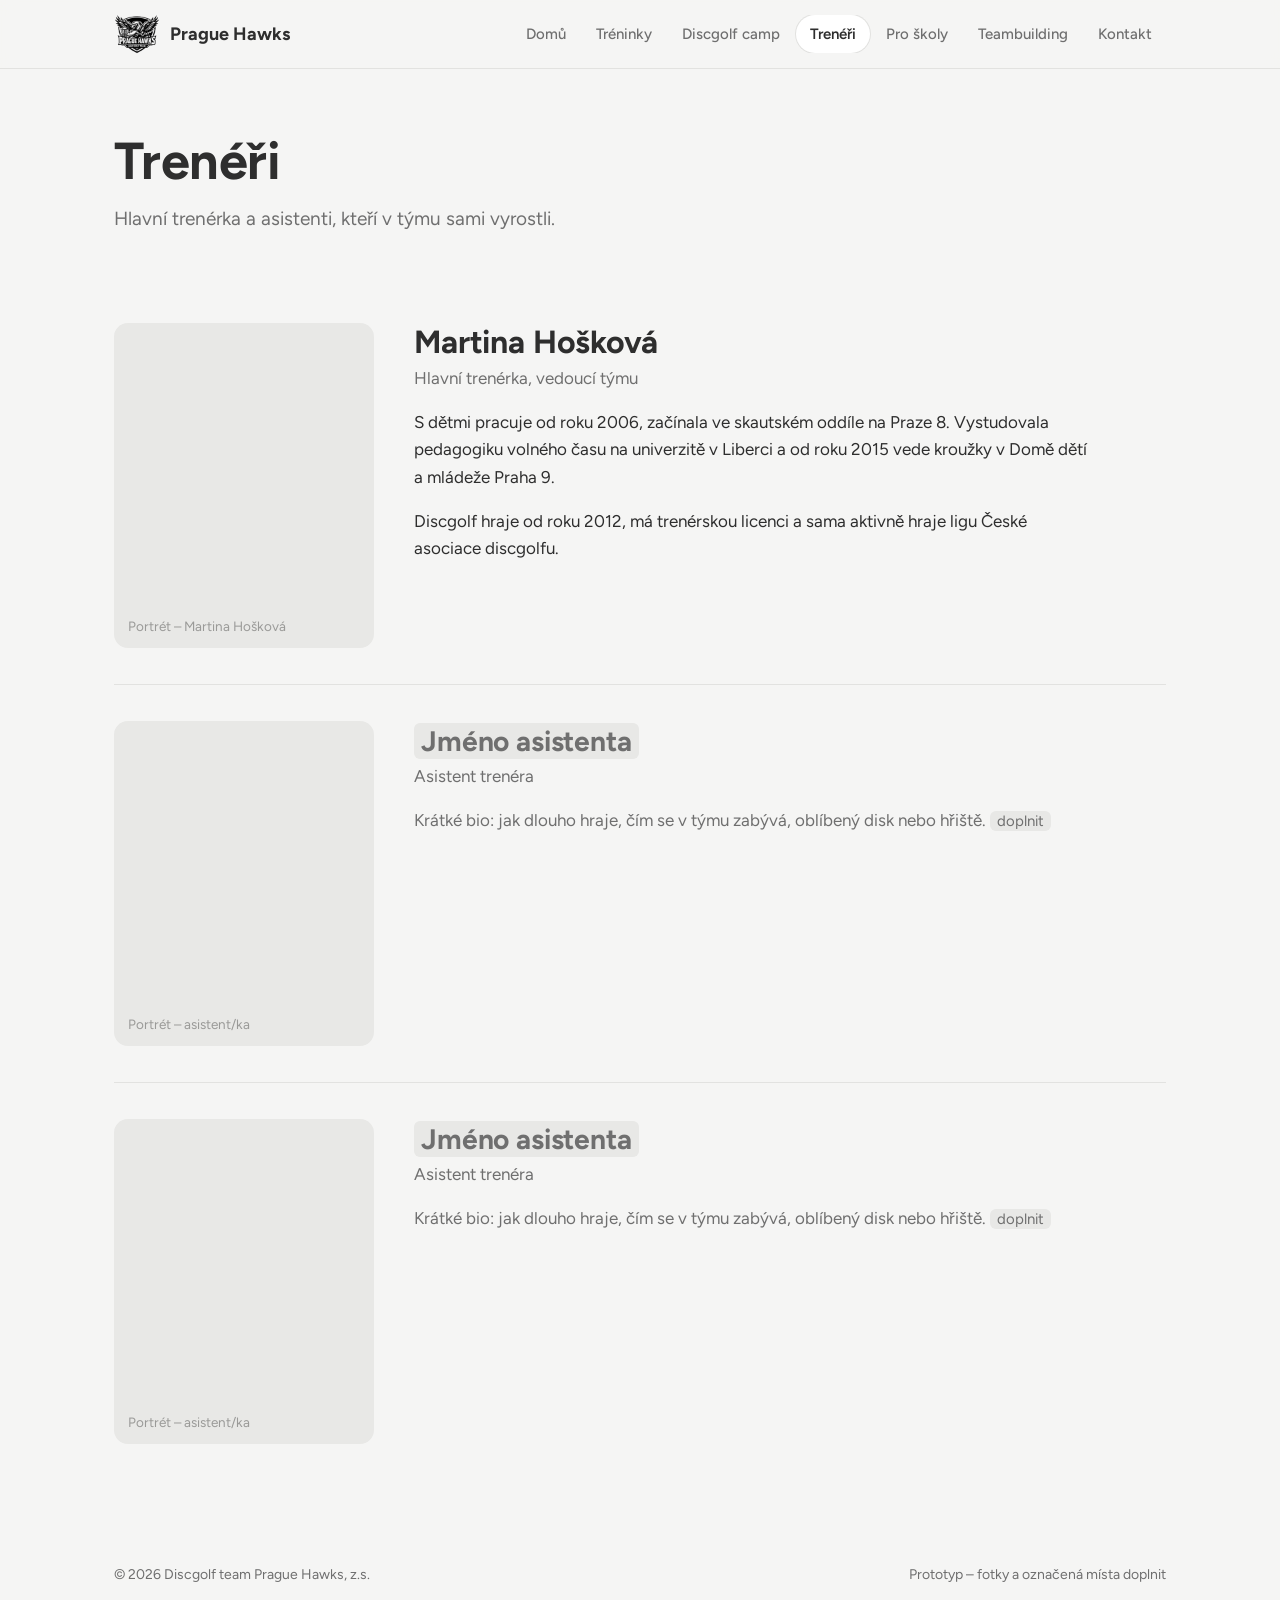
<file: treneri.html>
<!DOCTYPE html>
<html lang="cs">
<head>
<meta charset="utf-8">
<meta name="viewport" content="width=device-width, initial-scale=1, viewport-fit=cover">
<title>Trenéři – Prague Hawks</title>

<link rel="preconnect" href="https://fonts.googleapis.com">
<link rel="preconnect" href="https://fonts.gstatic.com" crossorigin>
<link href="https://fonts.googleapis.com/css2?family=Figtree:wght@400;500;600;700&display=swap" rel="stylesheet">

<link rel="stylesheet" href="css/tokens.css">
<link rel="stylesheet" href="css/base.css">
<link rel="stylesheet" href="css/layout.css">
<link rel="stylesheet" href="css/components.css">
<link rel="stylesheet" href="css/sections.css">
</head>
<body>

<script src="js/layout.js" data-part="header"></script>

<main>
  <div class="wrap page-head">
    <h1>Trenéři</h1>
    <p>Hlavní trenérka a asistenti, kteří v týmu sami vyrostli.</p>
  </div>

  <div class="wrap block">
    <article class="coach">
      <figure class="ph tall">Portrét – Martina Hošková</figure>
      <div class="measure">
        <h2>Martina Hošková</h2>
        <p class="role">Hlavní trenérka, vedoucí týmu</p>
        <p>S dětmi pracuje od roku 2006, začínala ve skautském oddíle na Praze 8. Vystudovala pedagogiku volného času na univerzitě v Liberci a od roku 2015 vede kroužky v Domě dětí a mládeže Praha 9.</p>
        <p>Discgolf hraje od roku 2012, má trenérskou licenci a sama aktivně hraje ligu České asociace discgolfu.</p>
      </div>
    </article>
    <article class="coach">
      <figure class="ph tall">Portrét – asistent/ka</figure>
      <div class="measure">
        <h2><span class="todo">Jméno asistenta</span></h2>
        <p class="role">Asistent trenéra</p>
        <p class="muted">Krátké bio: jak dlouho hraje, čím se v týmu zabývá, oblíbený disk nebo hřiště. <span class="todo">doplnit</span></p>
      </div>
    </article>
    <article class="coach">
      <figure class="ph tall">Portrét – asistent/ka</figure>
      <div class="measure">
        <h2><span class="todo">Jméno asistenta</span></h2>
        <p class="role">Asistent trenéra</p>
        <p class="muted">Krátké bio: jak dlouho hraje, čím se v týmu zabývá, oblíbený disk nebo hřiště. <span class="todo">doplnit</span></p>
      </div>
    </article>
  </div>
</main>

<script src="js/layout.js" data-part="footer"></script>

</body>
</html>
</file>
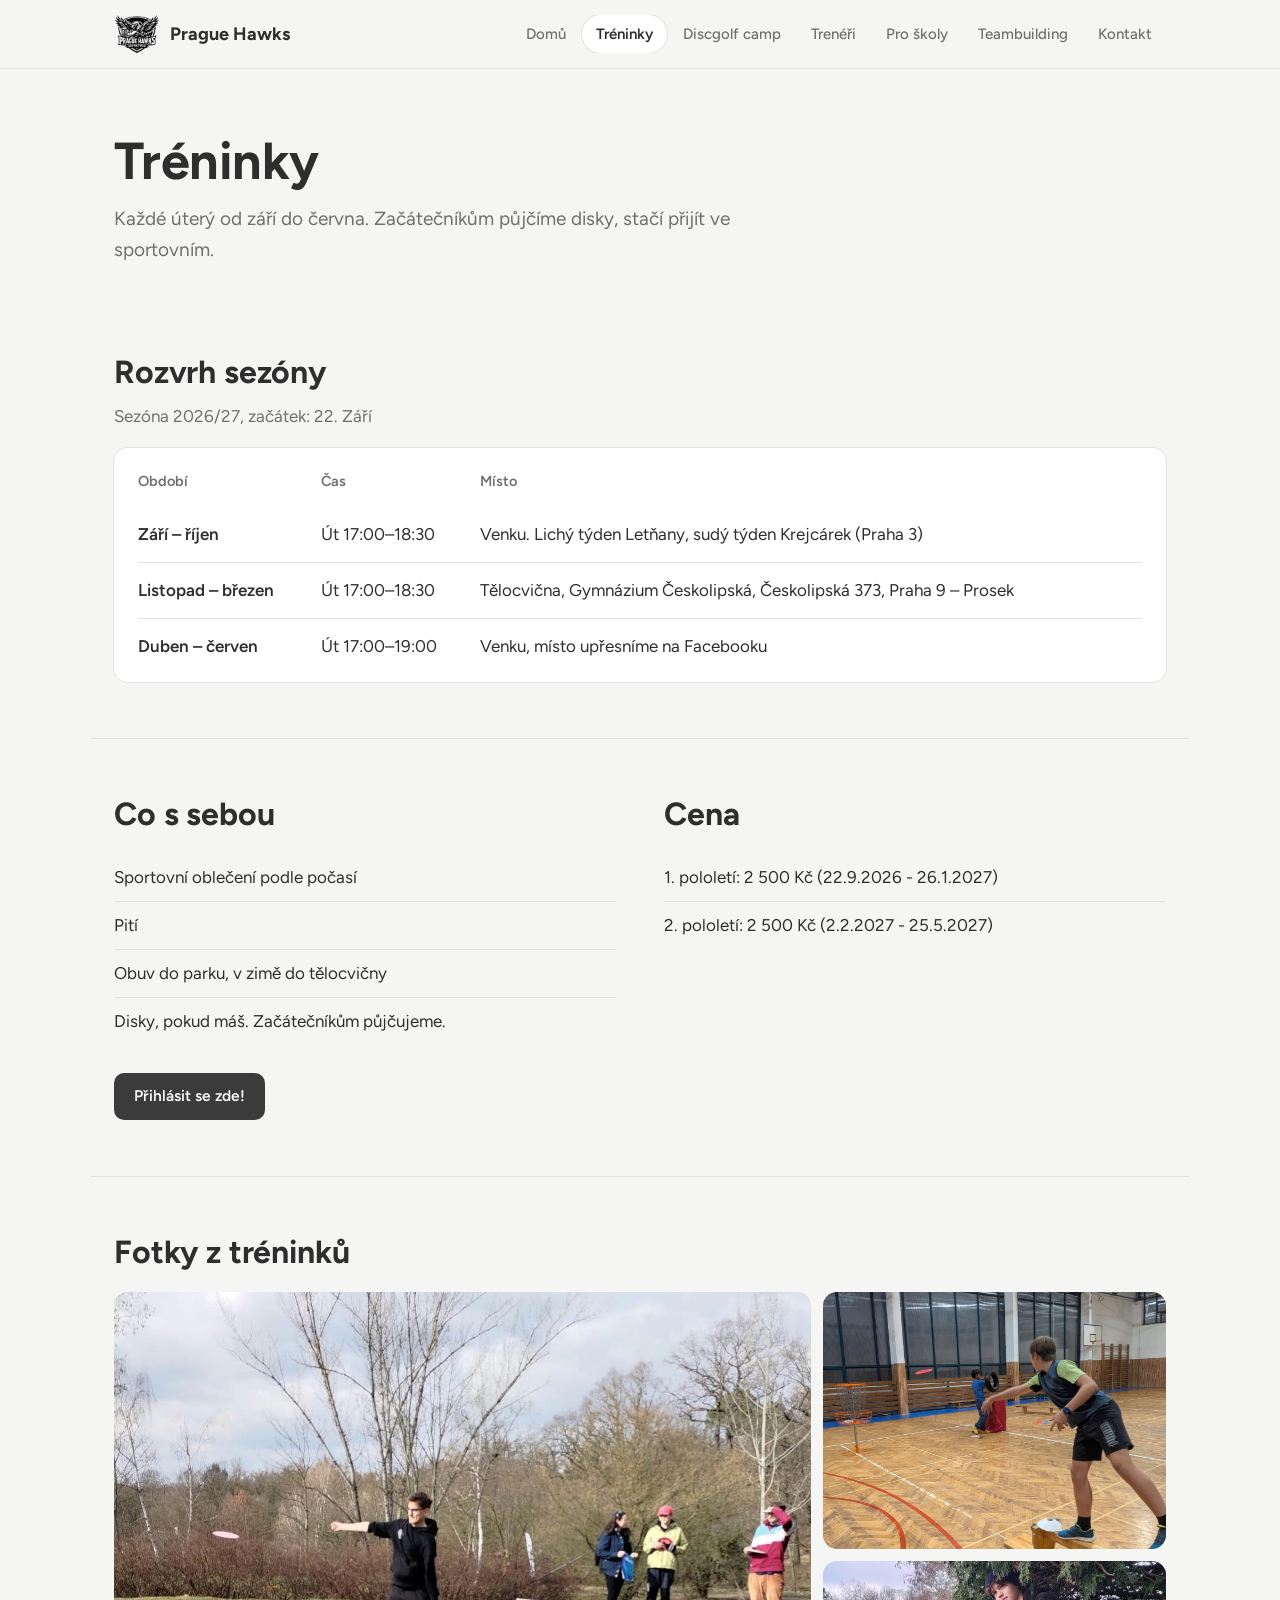
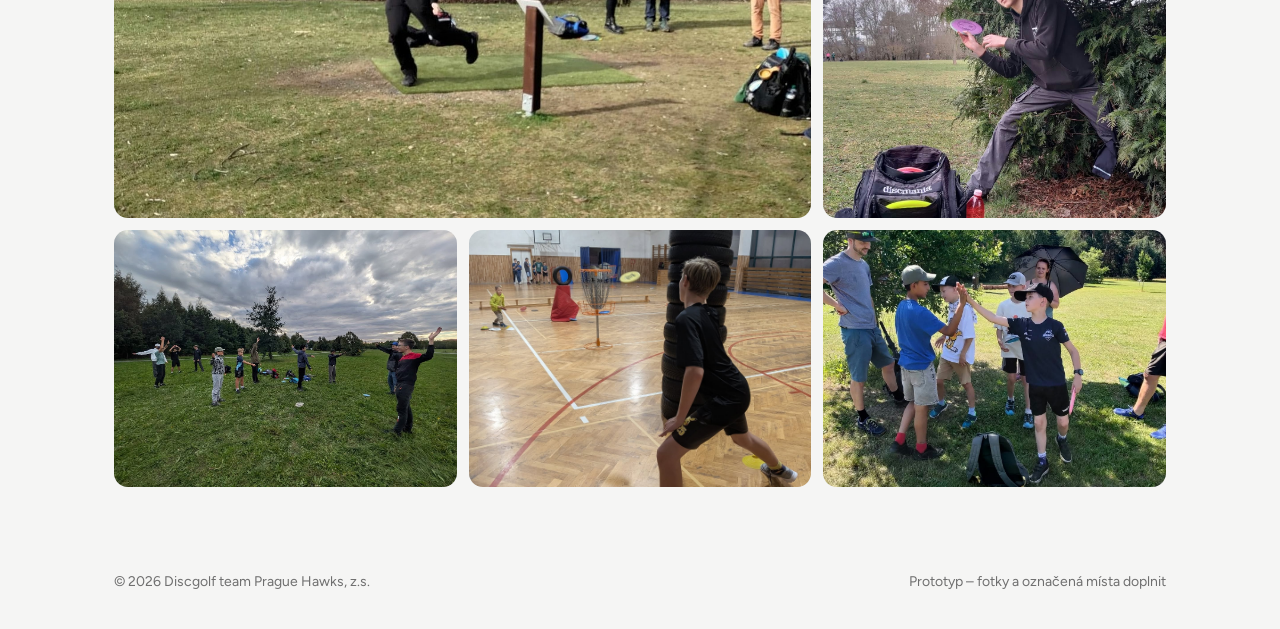
<file: treninky.html>
<!DOCTYPE html>
<html lang="cs">
<head>
<meta charset="utf-8">
<meta name="viewport" content="width=device-width, initial-scale=1, viewport-fit=cover">
<title>Tréninky – Prague Hawks</title>

<link rel="preconnect" href="https://fonts.googleapis.com">
<link rel="preconnect" href="https://fonts.gstatic.com" crossorigin>
<link href="https://fonts.googleapis.com/css2?family=Figtree:wght@400;500;600;700&display=swap" rel="stylesheet">

<link rel="stylesheet" href="css/tokens.css">
<link rel="stylesheet" href="css/base.css">
<link rel="stylesheet" href="css/layout.css">
<link rel="stylesheet" href="css/components.css">
<link rel="stylesheet" href="css/sections.css">
</head>
<body>

<script src="js/layout.js" data-part="header"></script>

<main>
  <div class="wrap page-head">
    <h1>Tréninky</h1>
    <p>Každé úterý od září do června. Začátečníkům půjčíme disky, stačí přijít ve sportovním.</p>
  </div>

  <div class="wrap block">
    <h2>Rozvrh sezóny</h2>
    <p class="muted subtitle">Sezóna 2026/27, začátek: 22. Září</p>
    <div class="card table-wrap">
      <table>
        <thead><tr><th>Období</th><th>Čas</th><th>Místo</th></tr></thead>
        <tbody>
          <tr><th>Září – říjen</th><td>Út 17:00–18:30</td><td>Venku. Lichý týden Letňany, sudý týden Krejcárek (Praha 3)</td></tr>
          <tr><th>Listopad – březen</th><td>Út 17:00–18:30</td><td>Tělocvična, Gymnázium Českolipská, Českolipská 373, Praha 9 – Prosek</td></tr>
          <tr><th>Duben – červen</th><td>Út 17:00–19:00</td><td>Venku, místo upřesníme na Facebooku</td></tr>
        </tbody>
      </table>
    </div>
  </div>

  <div class="wrap block">
    <div class="split top">
      <div>
        <h2>Co s sebou</h2>
        <ul class="plain">
          <li>Sportovní oblečení podle počasí</li>
          <li>Pití</li>
          <li>Obuv do parku, v zimě do tělocvičny</li>
          <li>Disky, pokud máš. Začátečníkům půjčujeme.</li>
        </ul>
      </div>
      <div>
        <h2>Cena</h2>
        <ul class="plain">
          <li>1. pololetí: 2 500 Kč (22.9.2026 - 26.1.2027)</li>
          <li>2. pololetí: 2 500 Kč (2.2.2027  - 25.5.2027)</li>
        </ul>
      </div>
    </div>
    <div class="btns spaced">
      <a class="btn solid" href="https://docs.google.com/forms/d/e/1FAIpQLSecrAr9eMpRnNxdrUZTAUStKcQ3tUFEwbuS4ijIzWvVBDEf7Q/viewform" target="_blank" rel="noopener">Přihlásit se zde!</a>
    </div>
  </div>

  <div class="wrap block">
    <h2>Fotky z tréninků</h2>
    <div class="gallery">
      <figure class="ph span2"><picture><source srcset="images/Fotky_trnink/Tonda-na-vyhozisti.avif" type="image/avif"><img src="images/Fotky_trnink/Tonda-na-vyhozisti.jpg" alt="Trénink – Hod z výhoziště" loading="lazy" decoding="async"></picture></figure>
      <figure class="ph"><img src="images/Fotky_trnink/Hala_Putt_z_Lavicky.jpg" alt="Trénink – Puttování" loading="lazy" decoding="async"></figure>
      <figure class="ph"><picture><source srcset="images/Fotky_trnink/Scramble-shot-vertical.avif" type="image/avif"><img src="images/Fotky_trnink/Scramble-shot-vertical.jpg" alt="Trénink – Scramble" loading="lazy" decoding="async"></picture></figure>
      <figure class="ph"><picture><source srcset="images/Fotky_trnink/rozcvicka-0-5.jpg" type="image/avif"><img src="images/Fotky_trnink/putt.jpg" alt="Trénink – Tělocvična" loading="lazy" decoding="async"></picture></figure>
      <figure class="ph"><img src="images/Fotky_trnink/hala-putt-prekazka.jpg" alt="Trénink – Rozcvička" loading="lazy" decoding="async"></figure>
      <figure class="ph"><picture><source srcset="images/Fotky_trnink/high-five-verical.avif" type="image/avif"><img src="images/Fotky_trnink/high-five-verical.jpg" alt="Trénink – Rozcvička" loading="lazy" decoding="async"></picture></figure>
    </div>
  </div>
</main>

<script src="js/layout.js" data-part="footer"></script>

</body>
</html>
</file>
<file: css/tokens.css>
/* Design tokens: colors, radii, light/dark themes */
:root{
  --bg:#f5f5f4; --surface:#ffffff; --fg:#2e2e2e; --muted:#6f6f6f; --rule:#e2e2e0;
  --ph:#e8e8e6; --ph-fg:#9a9a98; --btn:#3b3b3b; --btn-fg:#fafafa;
  --radius:14px; --radius-lg:20px;
  --header-offset:80px;
}
@media (prefers-color-scheme: dark){
  :root:not([data-theme="light"]){
    --bg:#1f1f1f; --surface:#282828; --fg:#e2e2e0; --muted:#a2a2a0; --rule:#383838;
    --ph:#2f2f2f; --ph-fg:#7a7a78; --btn:#dcdcda; --btn-fg:#1f1f1f;
  }
}
:root[data-theme="dark"]{
  --bg:#1f1f1f; --surface:#282828; --fg:#e2e2e0; --muted:#a2a2a0; --rule:#383838;
  --ph:#2f2f2f; --ph-fg:#7a7a78; --btn:#dcdcda; --btn-fg:#1f1f1f;
}
@media (max-width:920px){
  :root{ --header-offset:120px; }
}
</file>
<file: css/base.css>
/* Reset, typography, generic utilities */
:root{
  box-sizing:border-box;
  padding-top:env(safe-area-inset-top,0px);
  padding-bottom:env(safe-area-inset-bottom,0px);
}
html{ scroll-padding-top:calc(var(--header-offset) + env(safe-area-inset-top,0px)); }
@media (prefers-reduced-motion:no-preference){ html{ scroll-behavior:smooth; } }
*,*::before,*::after{ box-sizing:inherit; }
body{
  margin:0; background:var(--bg); color:var(--fg);
  font-family:"Figtree","Segoe UI",Roboto,"Helvetica Neue",Arial,sans-serif;
  font-size:17px; line-height:1.6; -webkit-font-smoothing:antialiased;
}
img{ max-width:100%; display:block; }
a{ color:inherit; text-underline-offset:3px; text-decoration-thickness:1px; text-decoration-color:var(--muted); }
a:hover{ text-decoration-color:var(--fg); }
:focus-visible{ outline:2px solid var(--muted); outline-offset:3px; border-radius:6px; }

h2{ font-size:clamp(26px,3vw,32px); line-height:1.2; font-weight:700; margin:0 0 20px; letter-spacing:-.005em; }
h3{ font-size:19px; line-height:1.3; margin:0 0 8px; font-weight:600; }

.muted{ color:var(--muted); }
.small{ font-size:14.5px; }
.measure{ max-width:62ch; }
.subtitle{ margin-top:-8px; }
.todo{ background:var(--ph); padding:1px 7px; border-radius:6px; font-size:.88em; color:var(--muted); white-space:nowrap; }
</file>
<file: css/layout.css>
/* Page structure: container, header, sections, grids, footer */
.wrap{ width:100%; max-width:1100px; margin:0 auto; padding:0 24px; }

/* Header / nav */
header.site{
  position:sticky; top:env(safe-area-inset-top,0px); z-index:10;
  background:color-mix(in srgb, var(--bg) 92%, transparent);
  backdrop-filter:blur(8px); -webkit-backdrop-filter:blur(8px);
  border-bottom:1px solid var(--rule);
}
.bar{ display:flex; align-items:center; gap:24px; height:68px; }
.brand{ display:flex; align-items:center; gap:10px; text-decoration:none; flex-shrink:0; }
.brand img{ width:46px; height:auto; }
.brand-name{ font-weight:700; font-size:18px; white-space:nowrap; }
nav.main{ display:flex; gap:2px; overflow-x:auto; scrollbar-width:none; margin-left:auto; }
nav.main::-webkit-scrollbar{ display:none; }
nav.main a{
  text-decoration:none; padding:7px 14px; white-space:nowrap; font-size:15px; font-weight:500;
  border-radius:999px; color:var(--muted);
}
nav.main a:hover{ color:var(--fg); background:var(--ph); }
nav.main a[aria-current="page"]{ color:var(--fg); background:var(--surface); box-shadow:0 0 0 1px var(--rule); font-weight:600; }
@media (max-width:920px){
  .bar{ flex-direction:column; align-items:stretch; height:auto; gap:0; padding-top:8px; padding-bottom:8px; }
  nav.main{ margin:6px -14px 0; }
}


.page-head{ padding-block:64px 32px; }
.page-head h1{ margin:0; font-size:clamp(34px,5vw,52px); line-height:1.1; font-weight:700; letter-spacing:-.01em; }
.page-head p{ margin:14px 0 0; color:var(--muted); font-size:19px; max-width:56ch; }

.block{ padding-block:56px; }
.block + .block{ border-top:1px solid var(--rule); }

/* Grids */
.split{ display:grid; grid-template-columns:1fr 1fr; gap:48px; align-items:center; }
.split.top{ align-items:start; }
@media (max-width:860px){ .split{ grid-template-columns:1fr; gap:28px; } }

.gallery{ display:grid; grid-template-columns:repeat(3,1fr); gap:12px; }
.gallery .span2{ grid-column:span 2; grid-row:span 2; align-self:stretch; }
@media (max-width:640px){
  .gallery{ grid-template-columns:1fr 1fr; }
  /* A lone photo in the last row takes the full width; .span2 fills two whole rows, which flips the parity. */
  .gallery:not(:has(> .span2)) > :last-child:nth-child(odd),
  .gallery:has(> .span2) > :last-child:nth-child(even){ grid-column:span 2; }
}

/* Footer */
footer.site{ padding-block:28px 36px; font-size:14px; color:var(--muted); }
footer.site .wrap{ display:flex; justify-content:space-between; flex-wrap:wrap; gap:12px; }
</file>
<file: css/components.css>
/* Reusable UI pieces: buttons, cards, placeholders, lists, tables */
.btns{ display:flex; gap:10px; flex-wrap:wrap; }
.btns.spaced{ margin-top:28px; }
.btn{
  display:inline-block; padding:11px 20px; border-radius:10px;
  text-decoration:none; font-weight:600; font-size:15.5px;
  background:var(--surface); color:var(--fg); box-shadow:inset 0 0 0 1px var(--rule);
  transition:background .15s, box-shadow .15s;
}
.btn:hover{ box-shadow:inset 0 0 0 1px var(--muted); }
.btn.solid{ background:var(--btn); color:var(--btn-fg); box-shadow:none; }
.btn.solid:hover{ opacity:.9; }

.card{ background:var(--surface); border-radius:var(--radius); box-shadow:0 0 0 1px var(--rule); padding:8px 24px; }

/* Photo placeholder — replace <figure class="ph"> with a real <img> when photos are ready */
.ph{
  margin:0; background:var(--ph); color:var(--ph-fg); display:flex; align-items:flex-end;
  padding:12px 14px; font-size:13.5px; line-height:1.3; aspect-ratio:4/3; width:100%;
  border-radius:var(--radius); position:relative; overflow:hidden;
}
.ph.wide{ aspect-ratio:21/9; }
.ph.tall{ aspect-ratio:4/5; }
.ph img{ position:absolute; inset:0; width:100%; height:100%; object-fit:cover; }

.facts{ display:grid; grid-template-columns:repeat(3,1fr); gap:16px; margin:48px 0 0; }
.facts.flush{ margin-top:0; }
.facts > div{ background:var(--surface); border-radius:var(--radius); padding:20px 22px; box-shadow:0 0 0 1px var(--rule); }
.facts dt{ font-weight:600; margin-bottom:4px; }
.facts dd{ margin:0; color:var(--muted); }
@media (max-width:760px){ .facts{ grid-template-columns:1fr; } }

.plain{ list-style:none; padding:0; margin:0; }
.plain li{ padding:10px 0; border-bottom:1px solid var(--rule); }
.plain li:last-child{ border-bottom:0; }

.table-wrap{ overflow-x:auto; }
table{ border-collapse:collapse; width:100%; min-width:560px; }
th, td{ text-align:left; padding:14px 16px 14px 0; border-bottom:1px solid var(--rule); vertical-align:top; }
tr:last-child th, tr:last-child td{ border-bottom:0; }
thead th{ font-weight:600; font-size:14.5px; color:var(--muted); }
tbody th{ font-weight:600; white-space:nowrap; }
/* Two-column program: text wraps instead of scrolling sideways on phones */
table.program{ min-width:0; }
</file>
<file: css/sections.css>
/* Section-specific styles: hero, news, coaches, camp, contact */

/* Hero */
.hero{ padding-block:28px 16px; text-align:center; }
.hero .btns{ justify-content:center; }
.hero .lead{ margin:32px auto 24px; font-size:20px; line-height:1.45; max-width:none; color:var(--muted); text-wrap:balance; }
.banner{
  position:relative; border-radius:var(--radius-lg); overflow:hidden;
  display:grid; place-items:center; padding:56px 24px; min-height:clamp(380px, 52vw, 560px);
  background:#4b4b4a;
}
.banner h1{
  margin:0; position:relative; z-index:1;
  display:grid; place-items:center;
}
.banner h1::before{
  content:""; position:absolute; inset:-14% -10%; z-index:-1;
  background:radial-gradient(ellipse at center, rgba(255,255,255,.16), rgba(255,255,255,0) 68%);
  filter:blur(4px);
}
.banner-bg{
  position:absolute; inset:0; background:#555554 center 32%/cover no-repeat;
  background-image:url(../images/team-photo.jpg);
}
.banner-bg::after{
  content:""; position:absolute; inset:0;
  background:
    radial-gradient(ellipse at center, rgba(18,18,18,.68) 0%, rgba(18,18,18,.42) 42%, rgba(14,14,14,.78) 100%),
    linear-gradient(180deg, rgba(15,15,15,.3), rgba(10,10,10,.5));
}
.hero-logo{ width:min(400px, 78vw); height:auto; filter:drop-shadow(0 6px 22px rgba(0,0,0,.45)); }

/* News – full-bleed dark band, always dark regardless of theme */
.news-band{
  --nb-bg:#141414; --nb-card:#1e1e1e; --nb-card-hover:#252525; --nb-line:rgba(255,255,255,.08);
  --nb-fg:#ececea; --nb-muted:#9c9c9a;
  background:var(--nb-bg); color:var(--nb-fg);
  padding-block:64px 72px; margin-block:40px 48px;
}
.wrap.wide{ max-width:1400px; }
.news-head{ display:flex; align-items:baseline; justify-content:space-between; gap:16px; flex-wrap:wrap; margin-bottom:28px; }
.news-head h2{ margin:0; }
.news-follow{ color:var(--nb-muted); font-weight:600; font-size:15px; text-decoration:none; }
.news-follow:hover{ color:var(--nb-fg); }

.news{ display:grid; grid-template-columns:1.5fr 1fr; grid-auto-rows:1fr; gap:20px; }
.post{
  position:relative; display:flex; flex-direction:column; min-width:0;
  background:var(--nb-card); border-radius:var(--radius); box-shadow:0 0 0 1px var(--nb-line);
  overflow:hidden; transition:background .15s;
}
.post:hover{ background:var(--nb-card-hover); }
.post-media{ margin:0; background:#2a2a2a center/cover no-repeat; }
.post-body{ display:flex; flex-direction:column; gap:10px; padding:20px 22px; flex:1; }
.post time{ font-size:13px; letter-spacing:.04em; text-transform:uppercase; color:var(--nb-muted); }
.post p{ margin:0; line-height:1.5; }
.post a.more{ font-weight:600; font-size:15px; margin-top:auto; padding-top:6px; color:var(--nb-fg); text-decoration:none; }
.post a.more::after{ content:""; position:absolute; inset:0; }

.post.featured{ grid-row:span 2; }
.post.featured .post-media{ aspect-ratio:16/9; }
.post.featured .post-body{ padding:26px 30px 28px; }
.post.featured p{ font-size:19px; }

.post:not(.featured){ flex-direction:row; }
.post:not(.featured) .post-media{ flex:0 0 38%; }

@media (max-width:860px){
  .news{ grid-template-columns:1fr; grid-auto-rows:auto; }
  .post.featured{ grid-row:auto; }
  .post:not(.featured){ flex-direction:column; }
  .post:not(.featured) .post-media{ aspect-ratio:16/9; }
}

/* Coaches */
.coach{ display:grid; grid-template-columns:260px 1fr; gap:40px; align-items:start; padding:36px 0; }
.coach + .coach{ border-top:1px solid var(--rule); }
.coach:first-child{ padding-top:0; }
.coach h2{ margin-bottom:4px; }
.coach .role{ color:var(--muted); margin:0 0 14px; }
@media (max-width:700px){ .coach{ grid-template-columns:1fr; gap:18px; } .coach .ph{ max-width:240px; } }

/* Camp years */
.year{ padding:36px 0; }
.year + .year{ border-top:1px solid var(--rule); }
.year:first-child{ padding-top:0; }
.year-head{ display:flex; align-items:baseline; gap:16px; flex-wrap:wrap; margin-bottom:6px; }
.year-head h2{ margin:0; }
.year > p{ margin:0 0 18px; }

/* Contact */
#kontakt > .wrap{ padding-block:8px 24px; }
#kontakt .panel{ background:var(--surface); border-radius:var(--radius-lg); box-shadow:0 0 0 1px var(--rule); padding:40px; align-items:start; }
@media (max-width:640px){ #kontakt .panel{ padding:26px 22px; } }
#kontakt .intro{ max-width:40ch; margin-top:0; }
#kontakt .btns{ margin-top:22px; }
#kontakt dl{ margin:0; display:grid; grid-template-columns:auto 1fr; gap:10px 28px; }
#kontakt dt{ color:var(--muted); }
#kontakt dd{ margin:0; }
</file>
